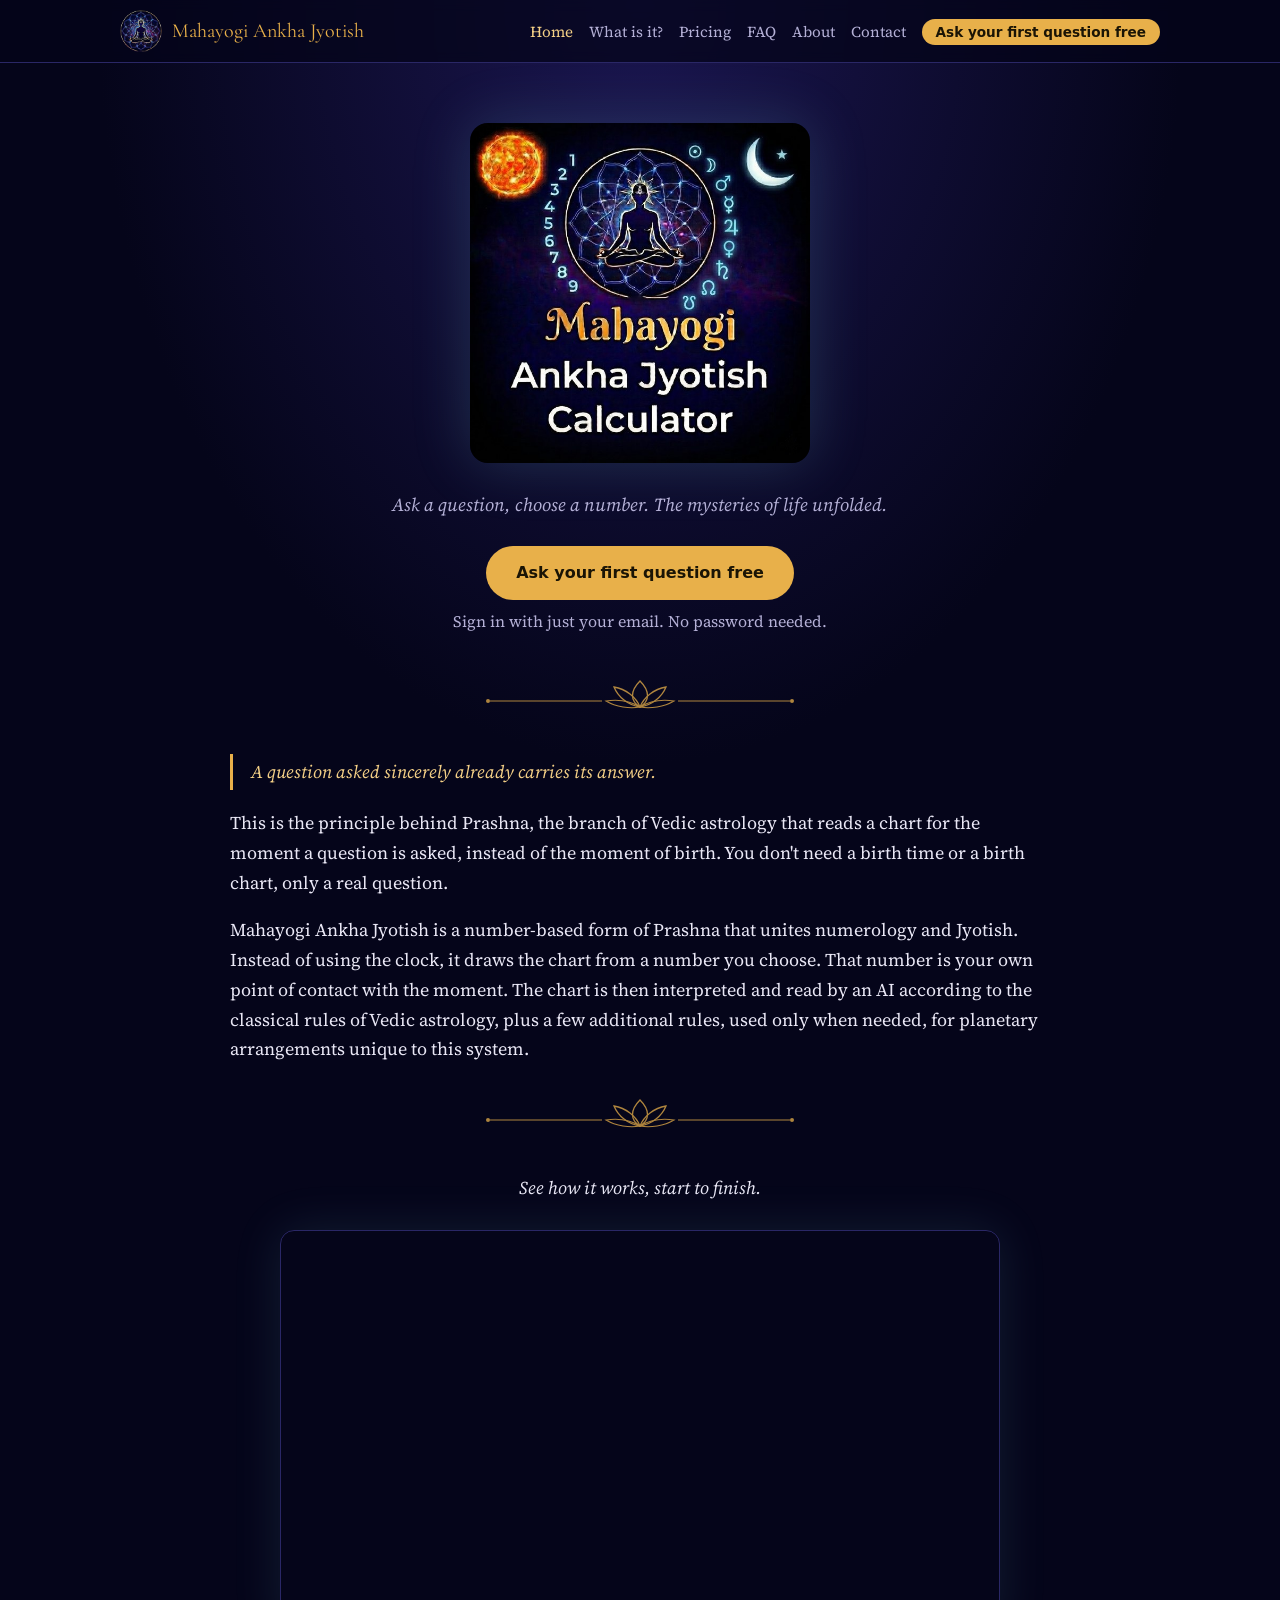
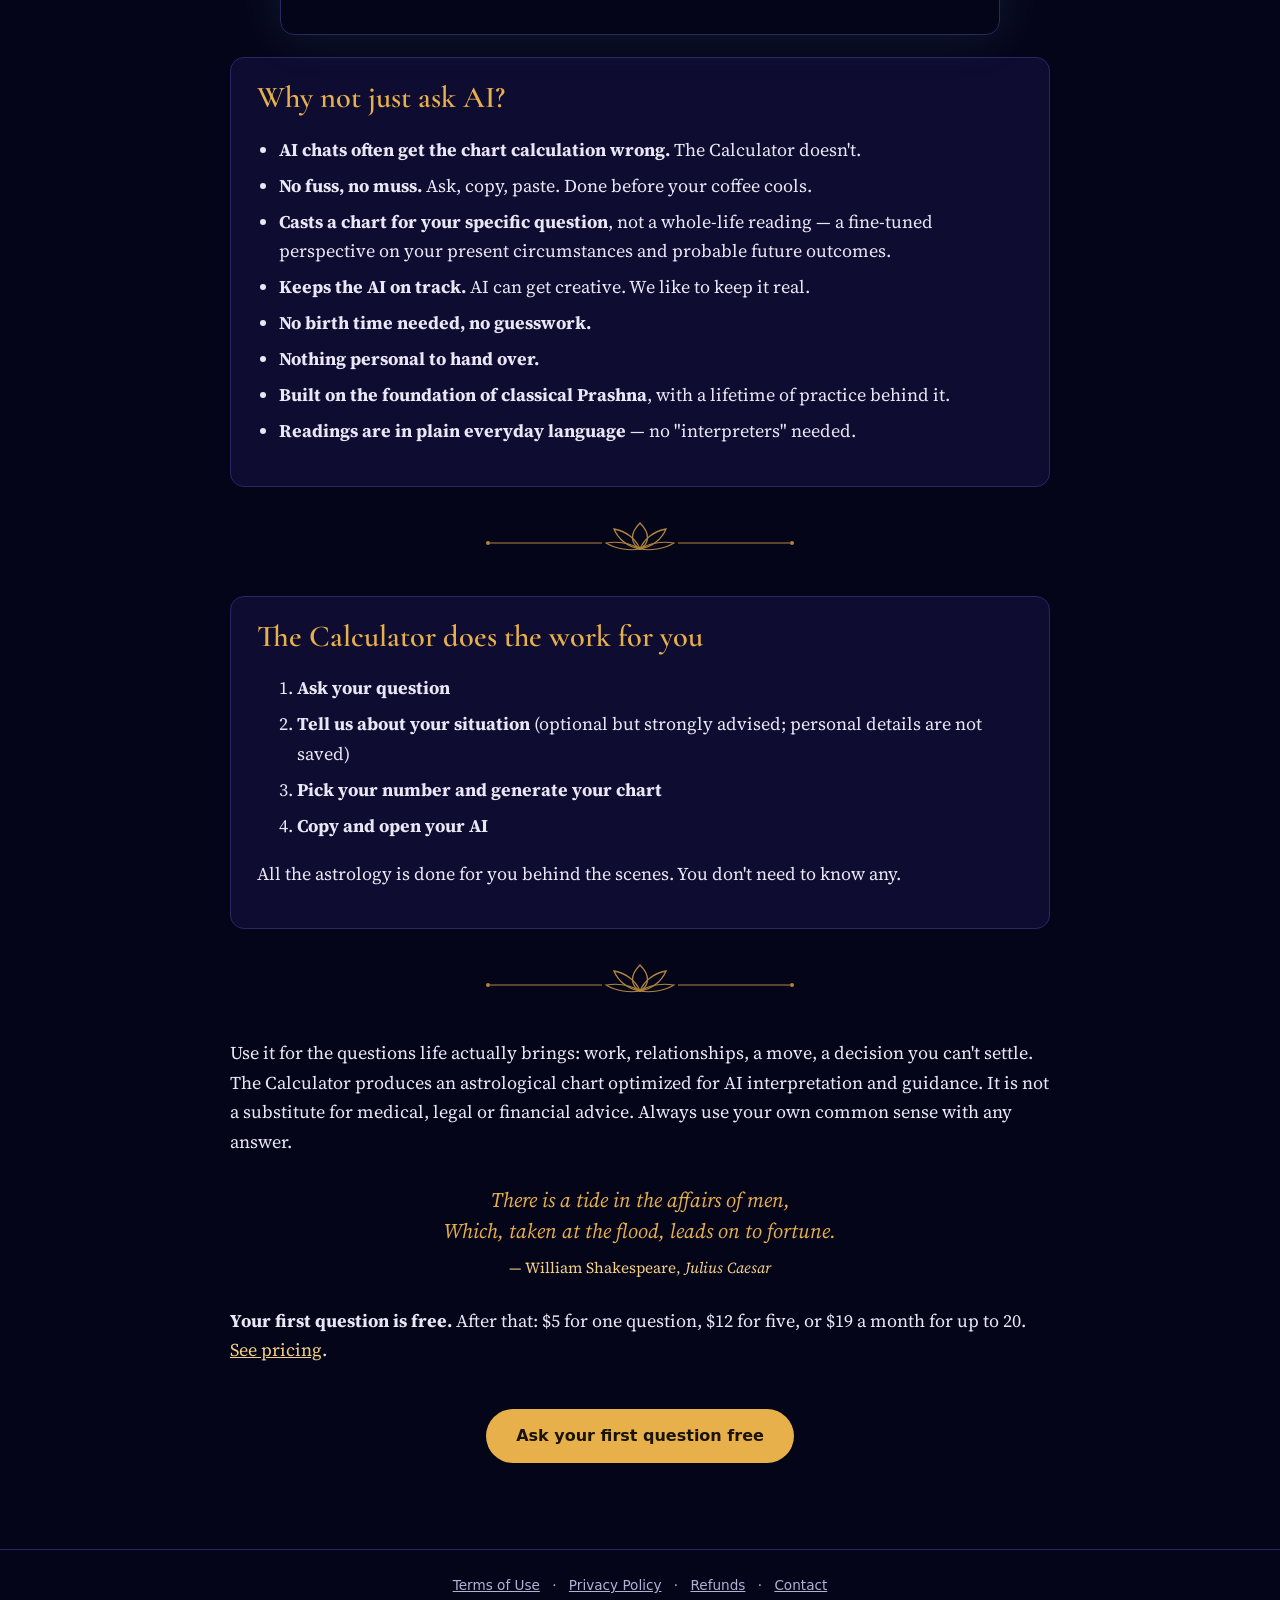
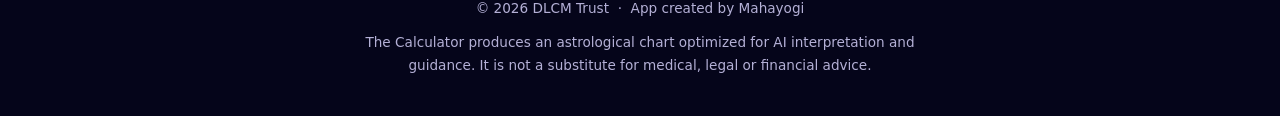
<file: index.html>
<!doctype html>
<html lang="en">
<head>
<meta charset="utf-8">
<meta name="viewport" content="width=device-width, initial-scale=1">
<title>Mahayogi Ankha Jyotish Calculator — A Unique Number-Based Form of Prashna</title>
<meta name="description" content="Ask a question, choose a number. The mysteries of life unfolded. First question free.">
<meta name="keywords" content="Jyotish, Vedic astrology, Prashna, horary astrology, Vedic number astrology, numerical astrology, numerology, Vedic numerology, Ank Jyotish, Ankha Jyotish, question chart, Parashari, Parashara, online astrology reading, ask a question, yes or no answer, spiritual guidance, love and relationship reading, career reading, money and finance reading, decision guidance, alternative to a psychic reading">
<meta property="og:title" content="Mahayogi Ankha Jyotish Calculator — A Unique Number-Based Form of Prashna">
<meta property="og:description" content="Ask a question, choose a number. The mysteries of life unfolded. First question free.">
<meta property="og:image" content="https://mahayogijyotish.com/images/logo.jpg">
<link rel="icon" href="images/icon.png">
<link rel="preconnect" href="https://fonts.googleapis.com">
<link rel="preconnect" href="https://fonts.gstatic.com" crossorigin>
<link href="https://fonts.googleapis.com/css2?family=Cormorant+Garamond:wght@500;600&family=Source+Serif+4:ital,wght@0,400;0,600;1,400&display=swap" rel="stylesheet">
<link rel="stylesheet" href="style.css?v=2">
</head>
<body>
<header class="site"><div class="wrap">
<a class="brand" href="index.html"><img src="images/icon.png" alt=""><span>Mahayogi Ankha Jyotish</span></a>
<nav><a href="index.html" class=on>Home</a><a href="what-is-ankha-jyotish.html">What is it?</a><a href="pricing.html">Pricing</a><a href="faq.html">FAQ</a><a href="about.html">About</a><a href="contact.html">Contact</a><a class="nav-cta" href="https://app.mahayogijyotish.com/?from=website" target="_blank" rel="noopener">Ask your first question free</a></nav>
</div></header>
<main><div class="wrap">

<section class="hero">
<img src="images/logo.jpg" alt="Mahayogi Ankha Jyotish Calculator">
<p class="tag">Ask a question, choose a number. The mysteries of life unfolded.</p>
<a class="btn" href="https://app.mahayogijyotish.com/?from=website" target="_blank" rel="noopener">Ask your first question free</a>
<div class="free">Sign in with just your email. No password needed.</div>
</section>
<div class="divider" aria-hidden="true"><svg viewBox="0 0 320 40">
<line x1="10" y1="26" x2="122" y2="26" stroke="currentColor" stroke-width="1"/>
<line x1="198" y1="26" x2="310" y2="26" stroke="currentColor" stroke-width="1"/>
<circle cx="8" cy="26" r="2" fill="currentColor"/><circle cx="312" cy="26" r="2" fill="currentColor"/>
<path d="M160 6 C150 16 150 26 160 32 C170 26 170 16 160 6Z" fill="none" stroke="currentColor" stroke-width="1.3"/>
<path d="M160 32 C148 30 138 22 134 12 C146 14 156 22 160 32Z" fill="none" stroke="currentColor" stroke-width="1.3"/>
<path d="M160 32 C172 30 182 22 186 12 C174 14 164 22 160 32Z" fill="none" stroke="currentColor" stroke-width="1.3"/>
<path d="M160 32 C150 34 136 32 126 26 C140 24 152 27 160 32Z" fill="none" stroke="currentColor" stroke-width="1.1"/>
<path d="M160 32 C170 34 184 32 194 26 C180 24 168 27 160 32Z" fill="none" stroke="currentColor" stroke-width="1.1"/>
</svg></div>

<blockquote>A question asked sincerely already carries its answer.</blockquote>
<p>This is the principle behind Prashna, the branch of Vedic astrology that reads a chart for the moment a question is asked, instead of the moment of birth. You don't need a birth time or a birth chart, only a real question.</p>
<p>Mahayogi Ankha Jyotish is a number-based form of Prashna that unites numerology and Jyotish. Instead of using the clock, it draws the chart from a number you choose. That number is your own point of contact with the moment. The chart is then interpreted and read by an AI according to the classical rules of Vedic astrology, plus a few additional rules, used only when needed, for planetary arrangements unique to this system.</p>

<div class="divider" aria-hidden="true"><svg viewBox="0 0 320 40">
<line x1="10" y1="26" x2="122" y2="26" stroke="currentColor" stroke-width="1"/>
<line x1="198" y1="26" x2="310" y2="26" stroke="currentColor" stroke-width="1"/>
<circle cx="8" cy="26" r="2" fill="currentColor"/><circle cx="312" cy="26" r="2" fill="currentColor"/>
<path d="M160 6 C150 16 150 26 160 32 C170 26 170 16 160 6Z" fill="none" stroke="currentColor" stroke-width="1.3"/>
<path d="M160 32 C148 30 138 22 134 12 C146 14 156 22 160 32Z" fill="none" stroke="currentColor" stroke-width="1.3"/>
<path d="M160 32 C172 30 182 22 186 12 C174 14 164 22 160 32Z" fill="none" stroke="currentColor" stroke-width="1.3"/>
<path d="M160 32 C150 34 136 32 126 26 C140 24 152 27 160 32Z" fill="none" stroke="currentColor" stroke-width="1.1"/>
<path d="M160 32 C170 34 184 32 194 26 C180 24 168 27 160 32Z" fill="none" stroke="currentColor" stroke-width="1.1"/>
</svg></div>
<p style="text-align:center;font-style:italic;margin:0 0 .6em">See how it works, start to finish.</p>
<div class="video"><iframe src="https://www.youtube-nocookie.com/embed/2_SGNLwruEM?rel=0" title="How to Use the Mahayogi Ankha Jyotish Calculator" loading="lazy" allow="accelerometer; encrypted-media; gyroscope; picture-in-picture; web-share" referrerpolicy="strict-origin-when-cross-origin" allowfullscreen></iframe></div>
<div class="card" id="why-not-ai">
<h2 style="margin-top:0">Why not just ask AI?</h2>
<ul>
<li><strong>AI chats often get the chart calculation wrong.</strong> The Calculator doesn't.</li>
<li><strong>No fuss, no muss.</strong> Ask, copy, paste. Done before your coffee cools.</li>
<li><strong>Casts a chart for your specific question</strong>, not a whole-life reading — a fine-tuned perspective on your present circumstances and probable future outcomes.</li>
<li><strong>Keeps the AI on track.</strong> AI can get creative. We like to keep it real.</li>
<li><strong>No birth time needed, no guesswork.</strong></li>
<li><strong>Nothing personal to hand over.</strong></li>
<li><strong>Built on the foundation of classical Prashna</strong>, with a lifetime of practice behind it.</li>
<li><strong>Readings are in plain everyday language</strong> — no "interpreters" needed.</li>
</ul>
</div>

<div class="divider" aria-hidden="true"><svg viewBox="0 0 320 40">
<line x1="10" y1="26" x2="122" y2="26" stroke="currentColor" stroke-width="1"/>
<line x1="198" y1="26" x2="310" y2="26" stroke="currentColor" stroke-width="1"/>
<circle cx="8" cy="26" r="2" fill="currentColor"/><circle cx="312" cy="26" r="2" fill="currentColor"/>
<path d="M160 6 C150 16 150 26 160 32 C170 26 170 16 160 6Z" fill="none" stroke="currentColor" stroke-width="1.3"/>
<path d="M160 32 C148 30 138 22 134 12 C146 14 156 22 160 32Z" fill="none" stroke="currentColor" stroke-width="1.3"/>
<path d="M160 32 C172 30 182 22 186 12 C174 14 164 22 160 32Z" fill="none" stroke="currentColor" stroke-width="1.3"/>
<path d="M160 32 C150 34 136 32 126 26 C140 24 152 27 160 32Z" fill="none" stroke="currentColor" stroke-width="1.1"/>
<path d="M160 32 C170 34 184 32 194 26 C180 24 168 27 160 32Z" fill="none" stroke="currentColor" stroke-width="1.1"/>
</svg></div>
<div class="card">
<h2 style="margin-top:0">The Calculator does the work for you</h2>
<ol>
<li><strong>Ask your question</strong></li>
<li><strong>Tell us about your situation</strong> (optional but strongly advised; personal details are not saved)</li>
<li><strong>Pick your number and generate your chart</strong></li>
<li><strong>Copy and open your AI</strong></li>
</ol>
<p>All the astrology is done for you behind the scenes. You don't need to know any.</p>
</div>
<div class="divider" aria-hidden="true"><svg viewBox="0 0 320 40">
<line x1="10" y1="26" x2="122" y2="26" stroke="currentColor" stroke-width="1"/>
<line x1="198" y1="26" x2="310" y2="26" stroke="currentColor" stroke-width="1"/>
<circle cx="8" cy="26" r="2" fill="currentColor"/><circle cx="312" cy="26" r="2" fill="currentColor"/>
<path d="M160 6 C150 16 150 26 160 32 C170 26 170 16 160 6Z" fill="none" stroke="currentColor" stroke-width="1.3"/>
<path d="M160 32 C148 30 138 22 134 12 C146 14 156 22 160 32Z" fill="none" stroke="currentColor" stroke-width="1.3"/>
<path d="M160 32 C172 30 182 22 186 12 C174 14 164 22 160 32Z" fill="none" stroke="currentColor" stroke-width="1.3"/>
<path d="M160 32 C150 34 136 32 126 26 C140 24 152 27 160 32Z" fill="none" stroke="currentColor" stroke-width="1.1"/>
<path d="M160 32 C170 34 184 32 194 26 C180 24 168 27 160 32Z" fill="none" stroke="currentColor" stroke-width="1.1"/>
</svg></div>

<p>Use it for the questions life actually brings: work, relationships, a move, a decision you can't settle. The Calculator produces an astrological chart optimized for AI interpretation and guidance. It is not a substitute for medical, legal or financial advice. Always use your own common sense with any answer.</p>
<div style="text-align:center;margin:1.6em auto 1.4em;max-width:30em;"><p style="font-style:italic;color:#e8b04a;font-size:1.15em;line-height:1.5;margin:0;">There is a tide in the affairs of men,<br>Which, taken at the flood, leads on to fortune.</p><p style="font-size:.85em;color:var(--gold-soft,#f3cf86);margin:.5em 0 0;">— William Shakespeare, <em>Julius Caesar</em></p></div>
<p><strong>Your first question is free.</strong> After that: $5 for one question, $12 for five, or $19 a month for up to 20. <a href="pricing.html">See pricing</a>.</p>
<p style="text-align:center"><a class="btn" href="https://app.mahayogijyotish.com/?from=website" target="_blank" rel="noopener">Ask your first question free</a></p>

</div></main>
<footer class="site"><div class="wrap">
<a href="terms.html">Terms of Use</a> · <a href="privacy.html">Privacy Policy</a> · <a href="pricing.html#refunds">Refunds</a> · <a href="contact.html">Contact</a>
<div>© 2026 DLCM Trust &nbsp;·&nbsp; App created by Mahayogi</div>
<div class="disc">The Calculator produces an astrological chart optimized for AI interpretation and guidance. It is not a substitute for medical, legal or financial advice.</div>
</div></footer>
<!-- Cloudflare Web Analytics --><script type='module' src='https://static.cloudflareinsights.com/beacon.min.js' data-cf-beacon='{"token": "ec4e021a0e4c4a4e9ea9e1405a6c36b1"}'></script><!-- End Cloudflare Web Analytics -->
</body>
</html>
</file>
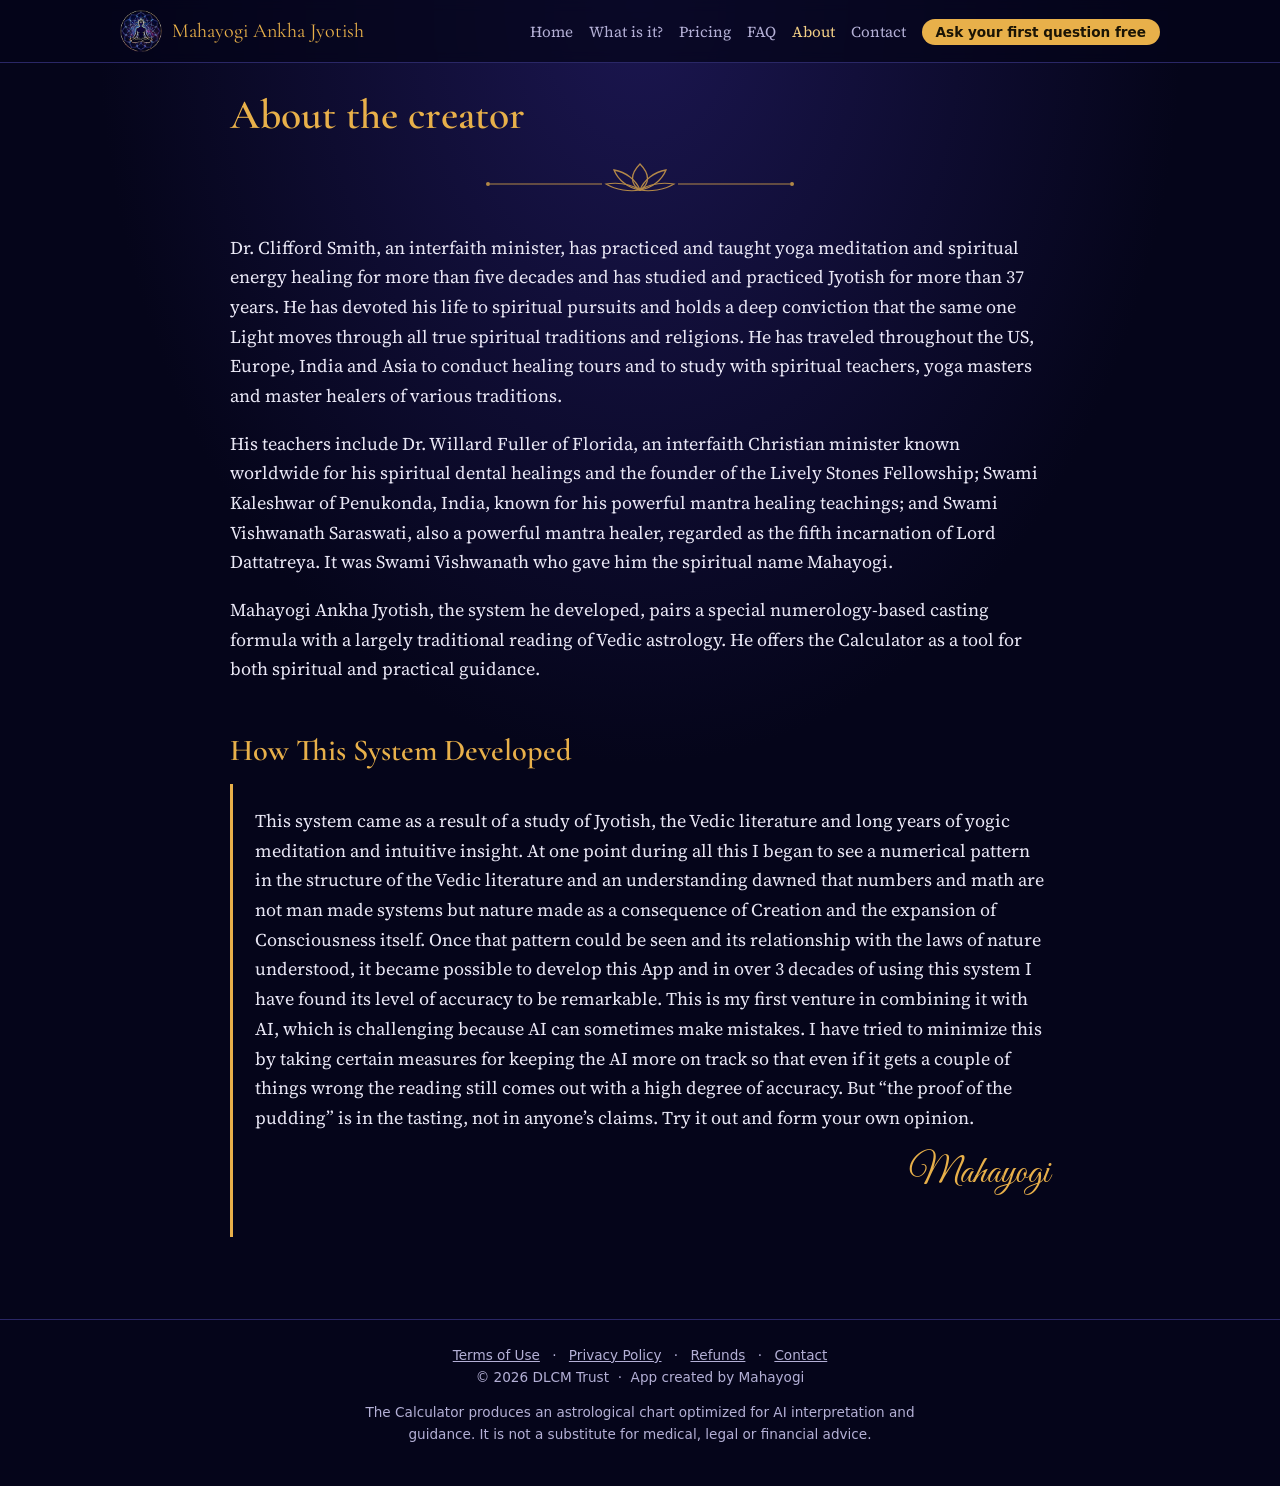
<file: about.html>
<!doctype html>
<html lang="en">
<head>
<meta charset="utf-8">
<meta name="viewport" content="width=device-width, initial-scale=1">
<title>About the Creator — Mahayogi Ankha Jyotish</title>
<meta name="description" content="Dr. Clifford C. Smith, given the spiritual name Mahayogi, creator of Mahayogi Ankha Jyotish.">
<meta name="keywords" content="Jyotish, Vedic astrology, Prashna, horary astrology, Vedic number astrology, numerical astrology, numerology, Vedic numerology, Ank Jyotish, Ankha Jyotish, question chart, Parashari, Parashara, online astrology reading, ask a question, yes or no answer, spiritual guidance, love and relationship reading, career reading, money and finance reading, decision guidance, alternative to a psychic reading">
<meta property="og:title" content="About the Creator — Mahayogi Ankha Jyotish">
<meta property="og:description" content="Dr. Clifford C. Smith, given the spiritual name Mahayogi, creator of Mahayogi Ankha Jyotish.">
<meta property="og:image" content="https://mahayogijyotish.com/images/logo.jpg">
<link rel="icon" href="images/icon.png">
<link rel="preconnect" href="https://fonts.googleapis.com">
<link rel="preconnect" href="https://fonts.gstatic.com" crossorigin>
<link href="https://fonts.googleapis.com/css2?family=Cormorant+Garamond:wght@500;600&family=Great+Vibes&family=Source+Serif+4:ital,wght@0,400;0,600;1,400&display=swap" rel="stylesheet">
<link rel="stylesheet" href="style.css?v=2">
</head>
<body>
<header class="site"><div class="wrap">
<a class="brand" href="index.html"><img src="images/icon.png" alt=""><span>Mahayogi Ankha Jyotish</span></a>
<nav><a href="index.html">Home</a><a href="what-is-ankha-jyotish.html">What is it?</a><a href="pricing.html">Pricing</a><a href="faq.html">FAQ</a><a href="about.html" class=on>About</a><a href="contact.html">Contact</a><a class="nav-cta" href="https://app.mahayogijyotish.com/?from=website" target="_blank" rel="noopener">Ask your first question free</a></nav>
</div></header>
<main><div class="wrap">

<h1>About the creator</h1>
<div class="divider title" aria-hidden="true"><svg viewBox="0 0 320 40">
<line x1="10" y1="26" x2="122" y2="26" stroke="currentColor" stroke-width="1"/>
<line x1="198" y1="26" x2="310" y2="26" stroke="currentColor" stroke-width="1"/>
<circle cx="8" cy="26" r="2" fill="currentColor"/><circle cx="312" cy="26" r="2" fill="currentColor"/>
<path d="M160 6 C150 16 150 26 160 32 C170 26 170 16 160 6Z" fill="none" stroke="currentColor" stroke-width="1.3"/>
<path d="M160 32 C148 30 138 22 134 12 C146 14 156 22 160 32Z" fill="none" stroke="currentColor" stroke-width="1.3"/>
<path d="M160 32 C172 30 182 22 186 12 C174 14 164 22 160 32Z" fill="none" stroke="currentColor" stroke-width="1.3"/>
<path d="M160 32 C150 34 136 32 126 26 C140 24 152 27 160 32Z" fill="none" stroke="currentColor" stroke-width="1.1"/>
<path d="M160 32 C170 34 184 32 194 26 C180 24 168 27 160 32Z" fill="none" stroke="currentColor" stroke-width="1.1"/>
</svg></div>
<p>Dr. Clifford Smith, an interfaith minister, has practiced and taught yoga meditation and spiritual energy healing for more than five decades and has studied and practiced Jyotish for more than 37 years. He has devoted his life to spiritual pursuits and holds a deep conviction that the same one Light moves through all true spiritual traditions and religions. He has traveled throughout the US, Europe, India and Asia to conduct healing tours and to study with spiritual teachers, yoga masters and master healers of various traditions.</p>
<p>His teachers include Dr. Willard Fuller of Florida, an interfaith Christian minister known worldwide for his spiritual dental healings and the founder of the Lively Stones Fellowship; Swami Kaleshwar of Penukonda, India, known for his powerful mantra healing teachings; and Swami Vishwanath Saraswati, also a powerful mantra healer, regarded as the fifth incarnation of Lord Dattatreya. It was Swami Vishwanath who gave him the spiritual name Mahayogi.</p>
<p>Mahayogi Ankha Jyotish, the system he developed, pairs a special numerology-based casting formula with a largely traditional reading of Vedic astrology. He offers the Calculator as a tool for both spiritual and practical guidance.</p>
<h2>How This System Developed</h2>
<div style="margin:0 0 1.2em 0;padding:0.2em 0 0.2em 1.2em;border-left:3px solid #e8b04a;">
<p>This system came as a result of a study of Jyotish, the Vedic literature and long years of yogic meditation and intuitive insight. At one point during all this I began to see a numerical pattern in the structure of the Vedic literature and an understanding dawned that numbers and math are not man made systems but nature made as a consequence of Creation and the expansion of Consciousness itself. Once that pattern could be seen and its relationship with the laws of nature understood, it became possible to develop this App and in over 3 decades of using this system I have found its level of accuracy to be remarkable. This is my first venture in combining it with AI, which is challenging because AI can sometimes make mistakes. I have tried to minimize this by taking certain measures for keeping the AI more on track so that even if it gets a couple of things wrong the reading still comes out with a high degree of accuracy. But &ldquo;the proof of the pudding&rdquo; is in the tasting, not in anyone&rsquo;s claims. Try it out and form your own opinion.</p>
<p style="text-align:right;margin-top:0.4em;font-family:'Great Vibes', cursive;font-size:2.1em;color:#e8b04a;line-height:1.2;">Mahayogi</p>
</div>

</div></main>
<footer class="site"><div class="wrap">
<a href="terms.html">Terms of Use</a> · <a href="privacy.html">Privacy Policy</a> · <a href="pricing.html#refunds">Refunds</a> · <a href="contact.html">Contact</a>
<div>© 2026 DLCM Trust &nbsp;·&nbsp; App created by Mahayogi</div>
<div class="disc">The Calculator produces an astrological chart optimized for AI interpretation and guidance. It is not a substitute for medical, legal or financial advice.</div>
</div></footer>
<!-- Cloudflare Web Analytics --><script type='module' src='https://static.cloudflareinsights.com/beacon.min.js' data-cf-beacon='{"token": "ec4e021a0e4c4a4e9ea9e1405a6c36b1"}'></script><!-- End Cloudflare Web Analytics -->
</body>
</html>
</file>
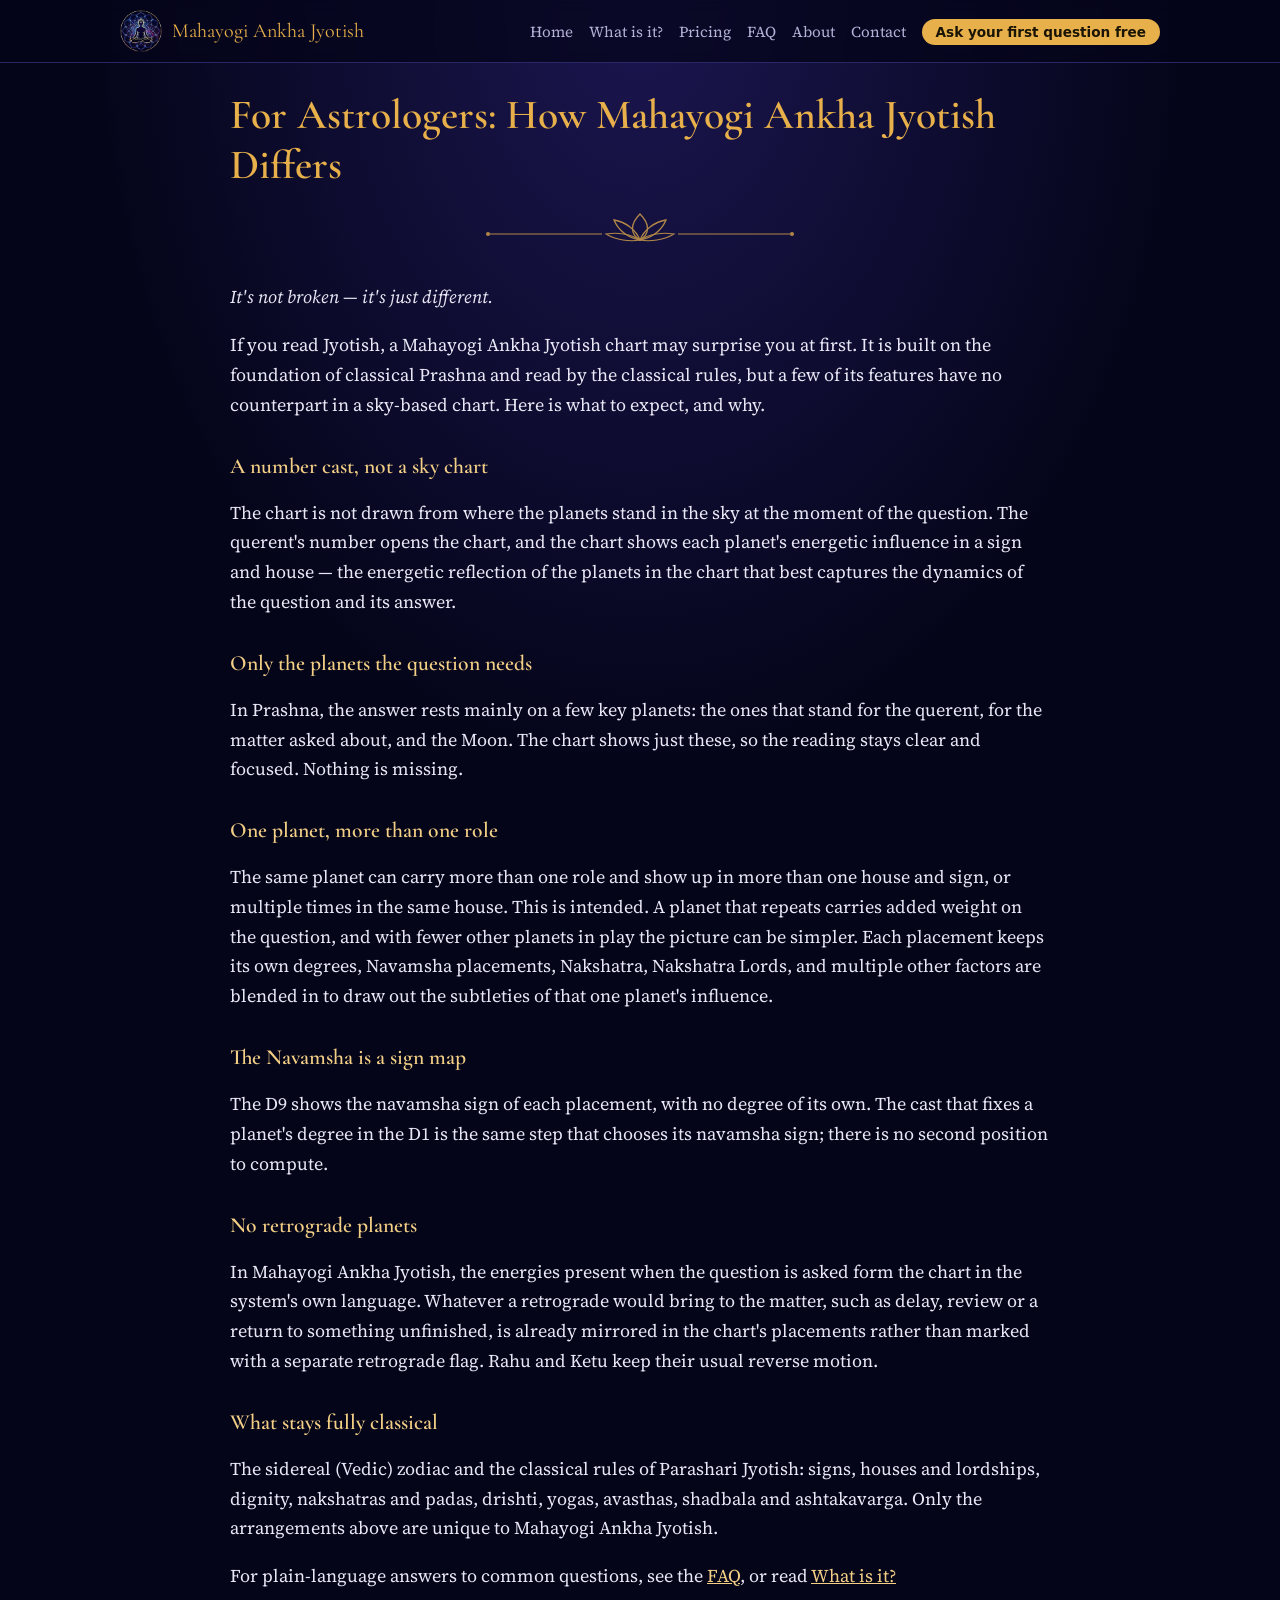
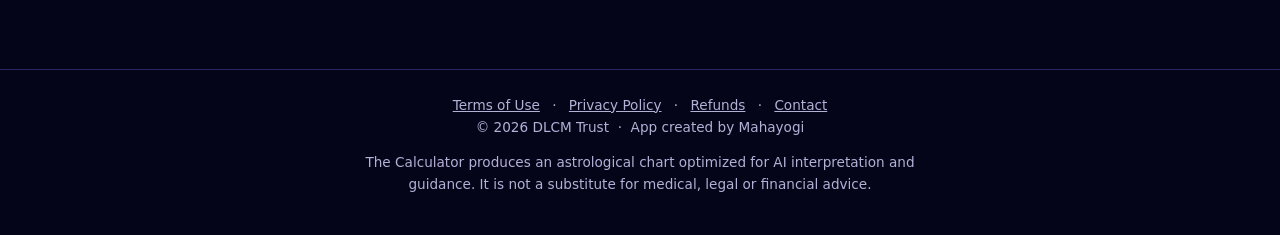
<file: astrologers.html>
<!doctype html>
<html lang="en">
<head>
<meta charset="utf-8">
<meta name="viewport" content="width=device-width, initial-scale=1">
<title>For Astrologers — Mahayogi Ankha Jyotish</title>
<meta name="description" content="How Mahayogi Ankha Jyotish charts differ from sky-based Jyotish charts, for astrologers. It's not broken — it's just different.">
<meta name="keywords" content="Jyotish, Vedic astrology, Prashna, horary astrology, Vedic number astrology, numerical astrology, numerology, Vedic numerology, Ank Jyotish, Ankha Jyotish, question chart, Parashari, Parashara, online astrology reading, ask a question, yes or no answer, spiritual guidance, love and relationship reading, career reading, money and finance reading, decision guidance, alternative to a psychic reading">
<meta property="og:title" content="For Astrologers: How Mahayogi Ankha Jyotish Differs">
<meta property="og:description" content="How Mahayogi Ankha Jyotish charts differ from sky-based Jyotish charts. It's not broken — it's just different.">
<meta property="og:image" content="https://mahayogijyotish.com/images/logo.jpg">
<link rel="icon" href="images/icon.png">
<link rel="preconnect" href="https://fonts.googleapis.com">
<link rel="preconnect" href="https://fonts.gstatic.com" crossorigin>
<link href="https://fonts.googleapis.com/css2?family=Cormorant+Garamond:wght@500;600&family=Source+Serif+4:ital,wght@0,400;0,600;1,400&display=swap" rel="stylesheet">
<link rel="stylesheet" href="style.css?v=2">
</head>
<body>
<header class="site"><div class="wrap">
<a class="brand" href="index.html"><img src="images/icon.png" alt=""><span>Mahayogi Ankha Jyotish</span></a>
<nav><a href="index.html">Home</a><a href="what-is-ankha-jyotish.html">What is it?</a><a href="pricing.html">Pricing</a><a href="faq.html">FAQ</a><a href="about.html">About</a><a href="contact.html">Contact</a><a class="nav-cta" href="https://app.mahayogijyotish.com/?from=website" target="_blank" rel="noopener">Ask your first question free</a></nav>
</div></header>
<main><div class="wrap">
<h1>For Astrologers: How Mahayogi Ankha Jyotish Differs</h1>
<div class="divider title" aria-hidden="true"><svg viewBox="0 0 320 40">
<line x1="10" y1="26" x2="122" y2="26" stroke="currentColor" stroke-width="1"/>
<line x1="198" y1="26" x2="310" y2="26" stroke="currentColor" stroke-width="1"/>
<circle cx="8" cy="26" r="2" fill="currentColor"/><circle cx="312" cy="26" r="2" fill="currentColor"/>
<path d="M160 6 C150 16 150 26 160 32 C170 26 170 16 160 6Z" fill="none" stroke="currentColor" stroke-width="1.3"/>
<path d="M160 32 C148 30 138 22 134 12 C146 14 156 22 160 32Z" fill="none" stroke="currentColor" stroke-width="1.3"/>
<path d="M160 32 C172 30 182 22 186 12 C174 14 164 22 160 32Z" fill="none" stroke="currentColor" stroke-width="1.3"/>
<path d="M160 32 C150 34 136 32 126 26 C140 24 152 27 160 32Z" fill="none" stroke="currentColor" stroke-width="1.1"/>
<path d="M160 32 C170 34 184 32 194 26 C180 24 168 27 160 32Z" fill="none" stroke="currentColor" stroke-width="1.1"/>
</svg></div><p><em>It's not broken — it's just different.</em></p>
<div class="faq">
<p>If you read Jyotish, a Mahayogi Ankha Jyotish chart may surprise you at first. It is built on the foundation of classical Prashna and read by the classical rules, but a few of its features have no counterpart in a sky-based chart. Here is what to expect, and why.</p>
<h3>A number cast, not a sky chart</h3>
<p>The chart is not drawn from where the planets stand in the sky at the moment of the question. The querent's number opens the chart, and the chart shows each planet's energetic influence in a sign and house — the energetic reflection of the planets in the chart that best captures the dynamics of the question and its answer.</p>
<h3>Only the planets the question needs</h3>
<p>In Prashna, the answer rests mainly on a few key planets: the ones that stand for the querent, for the matter asked about, and the Moon. The chart shows just these, so the reading stays clear and focused. Nothing is missing.</p>
<h3>One planet, more than one role</h3>
<p>The same planet can carry more than one role and show up in more than one house and sign, or multiple times in the same house. This is intended. A planet that repeats carries added weight on the question, and with fewer other planets in play the picture can be simpler. Each placement keeps its own degrees, Navamsha placements, Nakshatra, Nakshatra Lords, and multiple other factors are blended in to draw out the subtleties of that one planet's influence.</p>
<h3>The Navamsha is a sign map</h3>
<p>The D9 shows the navamsha sign of each placement, with no degree of its own. The cast that fixes a planet's degree in the D1 is the same step that chooses its navamsha sign; there is no second position to compute.</p>
<h3>No retrograde planets</h3>
<p>In Mahayogi Ankha Jyotish, the energies present when the question is asked form the chart in the system's own language. Whatever a retrograde would bring to the matter, such as delay, review or a return to something unfinished, is already mirrored in the chart's placements rather than marked with a separate retrograde flag. Rahu and Ketu keep their usual reverse motion.</p>
<h3>What stays fully classical</h3>
<p>The sidereal (Vedic) zodiac and the classical rules of Parashari Jyotish: signs, houses and lordships, dignity, nakshatras and padas, drishti, yogas, avasthas, shadbala and ashtakavarga. Only the arrangements above are unique to Mahayogi Ankha Jyotish.</p>
<p>For plain-language answers to common questions, see the <a href="faq.html">FAQ</a>, or read <a href="what-is-ankha-jyotish.html">What is it?</a></p>
</div>
</div></main>
<footer class="site"><div class="wrap">
<a href="terms.html">Terms of Use</a> · <a href="privacy.html">Privacy Policy</a> · <a href="pricing.html#refunds">Refunds</a> · <a href="contact.html">Contact</a>
<div>© 2026 DLCM Trust &nbsp;·&nbsp; App created by Mahayogi</div>
<div class="disc">The Calculator produces an astrological chart optimized for AI interpretation and guidance. It is not a substitute for medical, legal or financial advice.</div>
</div></footer>
<!-- Cloudflare Web Analytics --><script type='module' src='https://static.cloudflareinsights.com/beacon.min.js' data-cf-beacon='{"token": "ec4e021a0e4c4a4e9ea9e1405a6c36b1"}'></script><!-- End Cloudflare Web Analytics -->
</body>
</html>
</file>
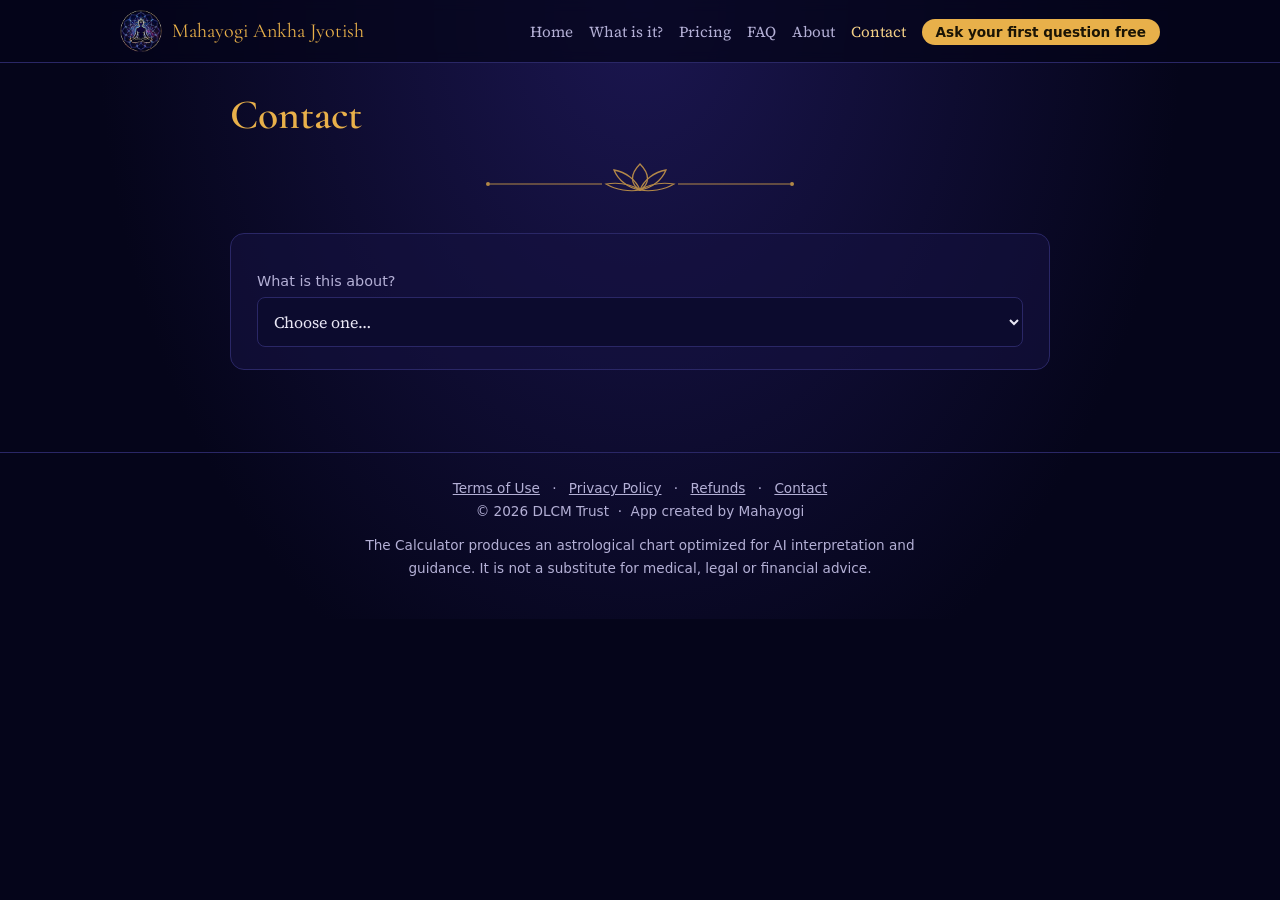
<file: contact.html>
<!doctype html>
<html lang="en">
<head>
<meta charset="utf-8">
<meta name="viewport" content="width=device-width, initial-scale=1">
<title>Contact — Mahayogi Ankha Jyotish Calculator</title>
<meta name="description" content="Contact us, or share your experience with the Mahayogi Ankha Jyotish Calculator.">
<meta name="keywords" content="Jyotish, Vedic astrology, Prashna, horary astrology, Vedic number astrology, numerical astrology, numerology, Vedic numerology, Ank Jyotish, Ankha Jyotish, question chart, Parashari, Parashara, online astrology reading, ask a question, yes or no answer, spiritual guidance, love and relationship reading, career reading, money and finance reading, decision guidance, alternative to a psychic reading">
<meta property="og:title" content="Contact — Mahayogi Ankha Jyotish Calculator">
<meta property="og:description" content="Contact us, or share your experience with the Mahayogi Ankha Jyotish Calculator.">
<meta property="og:image" content="https://mahayogijyotish.com/images/logo.jpg">
<link rel="icon" href="images/icon.png">
<link rel="preconnect" href="https://fonts.googleapis.com">
<link rel="preconnect" href="https://fonts.gstatic.com" crossorigin>
<link href="https://fonts.googleapis.com/css2?family=Cormorant+Garamond:wght@500;600&family=Source+Serif+4:ital,wght@0,400;0,600;1,400&display=swap" rel="stylesheet">
<link rel="stylesheet" href="style.css?v=2">
</head>
<body>
<header class="site"><div class="wrap">
<a class="brand" href="index.html"><img src="images/icon.png" alt=""><span>Mahayogi Ankha Jyotish</span></a>
<nav><a href="index.html">Home</a><a href="what-is-ankha-jyotish.html">What is it?</a><a href="pricing.html">Pricing</a><a href="faq.html">FAQ</a><a href="about.html">About</a><a href="contact.html" class=on>Contact</a><a class="nav-cta" href="https://app.mahayogijyotish.com/?from=website" target="_blank" rel="noopener">Ask your first question free</a></nav>
</div></header>
<main><div class="wrap">

<h1>Contact</h1>
<div class="divider title" aria-hidden="true"><svg viewBox="0 0 320 40">
<line x1="10" y1="26" x2="122" y2="26" stroke="currentColor" stroke-width="1"/>
<line x1="198" y1="26" x2="310" y2="26" stroke="currentColor" stroke-width="1"/>
<circle cx="8" cy="26" r="2" fill="currentColor"/><circle cx="312" cy="26" r="2" fill="currentColor"/>
<path d="M160 6 C150 16 150 26 160 32 C170 26 170 16 160 6Z" fill="none" stroke="currentColor" stroke-width="1.3"/>
<path d="M160 32 C148 30 138 22 134 12 C146 14 156 22 160 32Z" fill="none" stroke="currentColor" stroke-width="1.3"/>
<path d="M160 32 C172 30 182 22 186 12 C174 14 164 22 160 32Z" fill="none" stroke="currentColor" stroke-width="1.3"/>
<path d="M160 32 C150 34 136 32 126 26 C140 24 152 27 160 32Z" fill="none" stroke="currentColor" stroke-width="1.1"/>
<path d="M160 32 C170 34 184 32 194 26 C180 24 168 27 160 32Z" fill="none" stroke="currentColor" stroke-width="1.1"/>
</svg></div>
<div class="card">
<div id="sent" class="answer"><p style="color:var(--gold-soft)" id="sent-msg"></p></div>
<form id="contact" action="https://api.web3forms.com/submit" method="POST">
<input type="hidden" name="access_key" value="f3d823d1-e835-4264-abe5-99dcf6358ac0">
<input type="hidden" name="subject" id="subj" value="">
<input type="hidden" name="from_name" value="MahayogiJyotish.com">
<input type="checkbox" name="botcheck" class="hp" tabindex="-1" autocomplete="off" style="display:none">

<label for="topic">What is this about?</label>
<select id="topic" name="topic" required>
<option value="" selected disabled>Choose one…</option>
<option value="comment">Share my experience</option>
<option value="account">Refund, cancel my plan, or delete my account</option>
<option value="howto">How do I use the Calculator?</option>
<option value="other">Something else, or a problem</option>
</select>

<div id="answer-account" class="answer">
<p>These are handled instantly in <a href="https://app.mahayogijyotish.com/?from=website&amp;go=account" target="_blank" rel="noopener">your account</a> (sign in if asked) — no need to write to us:</p>
<ul>
<li><strong>Refund this</strong>, next to each purchase (within 14 days of purchase; any used questions are counted at $5 each; a gift only until it is collected)</li>
<li><strong>Cancel my monthly plan</strong></li>
<li><strong>Delete my account</strong></li>
</ul>
<p>The rules are on the <a href="pricing.html#refunds">Pricing page</a>.</p>
</div>

<div id="answer-howto" class="answer">
<p>Most answers are in the <a href="faq.html">FAQ</a> and in <a href="what-is-ankha-jyotish.html#how-to-ask-well">How to ask well</a>. If you still need help, choose <em>Something else, or a problem</em>.</p>
</div>

<div id="fields" class="answer">
<p id="intro-comment" class="answer">Has a reading helped you? We would love to hear about it.</p>
<p id="intro-other" class="answer">Tell us what happened. We aim to reply within two business days.</p>
<label for="n">First name</label>
<input id="n" name="first_name" maxlength="60">
<label for="e">Email (never shown)</label>
<input id="e" name="email" type="email">
<label for="m" id="m-label">Your message</label>
<textarea id="m" name="message"></textarea>
<p class="consent answer" id="consent">By posting, you agree we may share your comment, with your first name only, on our website and promotions.</p>
<button class="btn" type="submit">Send</button>
</div>
</form>
</div>

<!-- TESTIMONIALS: when Cliff approves a comment, add it here (first name only, words as written) and remove the comment markers.
<h2>What people are saying</h2>
<div class="testimonial">"Words exactly as written."<cite>— First name</cite></div>
<p class="note">Individual experiences vary.</p>
-->

<script>
(function(){
  var f=document.getElementById('contact'), topic=document.getElementById('topic');
  function show(id,on){document.getElementById(id).style.display=on?'block':'none';}
  function update(){
    var t=topic.value, send=(t==='comment'||t==='other');
    show('answer-account',t==='account'); show('answer-howto',t==='howto');
    show('fields',send); show('intro-comment',t==='comment'); show('intro-other',t==='other');
    show('consent',t==='comment');
    document.getElementById('m-label').textContent = t==='comment' ? 'Your experience' : 'Your message';
    ['n','e','m'].forEach(function(id){document.getElementById(id).required=send;});
    document.getElementById('subj').value = t==='comment'
      ? '[COMMENT] Experience shared on MahayogiJyotish.com'
      : '[NEEDS ME] Message from MahayogiJyotish.com';
  }
  topic.addEventListener('change',update); update();
  var THANKS={
    comment:'Thank you for sharing your experience. It has arrived safely.',
    other:'Thank you — your message has arrived. We aim to reply within two business days.'
  };
  f.addEventListener('submit', function(ev){
    ev.preventDefault();
    var k = topic.value==='comment' ? 'comment' : 'other';
    var b=f.querySelector('button'); b.disabled=true; b.textContent='Sending…';
    fetch(f.action,{method:'POST',body:new FormData(f),headers:{'Accept':'application/json'}})
      .then(function(r){return r.json();})
      .then(function(d){
        if(!d.success) throw new Error('not sent');
        f.style.display='none';
        document.getElementById('sent-msg').textContent=THANKS[k];
        document.getElementById('sent').style.display='block';
      })
      .catch(function(){
        b.disabled=false; b.textContent='Send';
        alert('Sorry — your message did not send. Please try again in a moment.');
      });
  });
})();
</script>

</div></main>
<footer class="site"><div class="wrap">
<a href="terms.html">Terms of Use</a> · <a href="privacy.html">Privacy Policy</a> · <a href="pricing.html#refunds">Refunds</a> · <a href="contact.html">Contact</a>
<div>© 2026 DLCM Trust &nbsp;·&nbsp; App created by Mahayogi</div>
<div class="disc">The Calculator produces an astrological chart optimized for AI interpretation and guidance. It is not a substitute for medical, legal or financial advice.</div>
</div></footer>
<!-- Cloudflare Web Analytics --><script type='module' src='https://static.cloudflareinsights.com/beacon.min.js' data-cf-beacon='{"token": "ec4e021a0e4c4a4e9ea9e1405a6c36b1"}'></script><!-- End Cloudflare Web Analytics -->
</body>
</html>
</file>
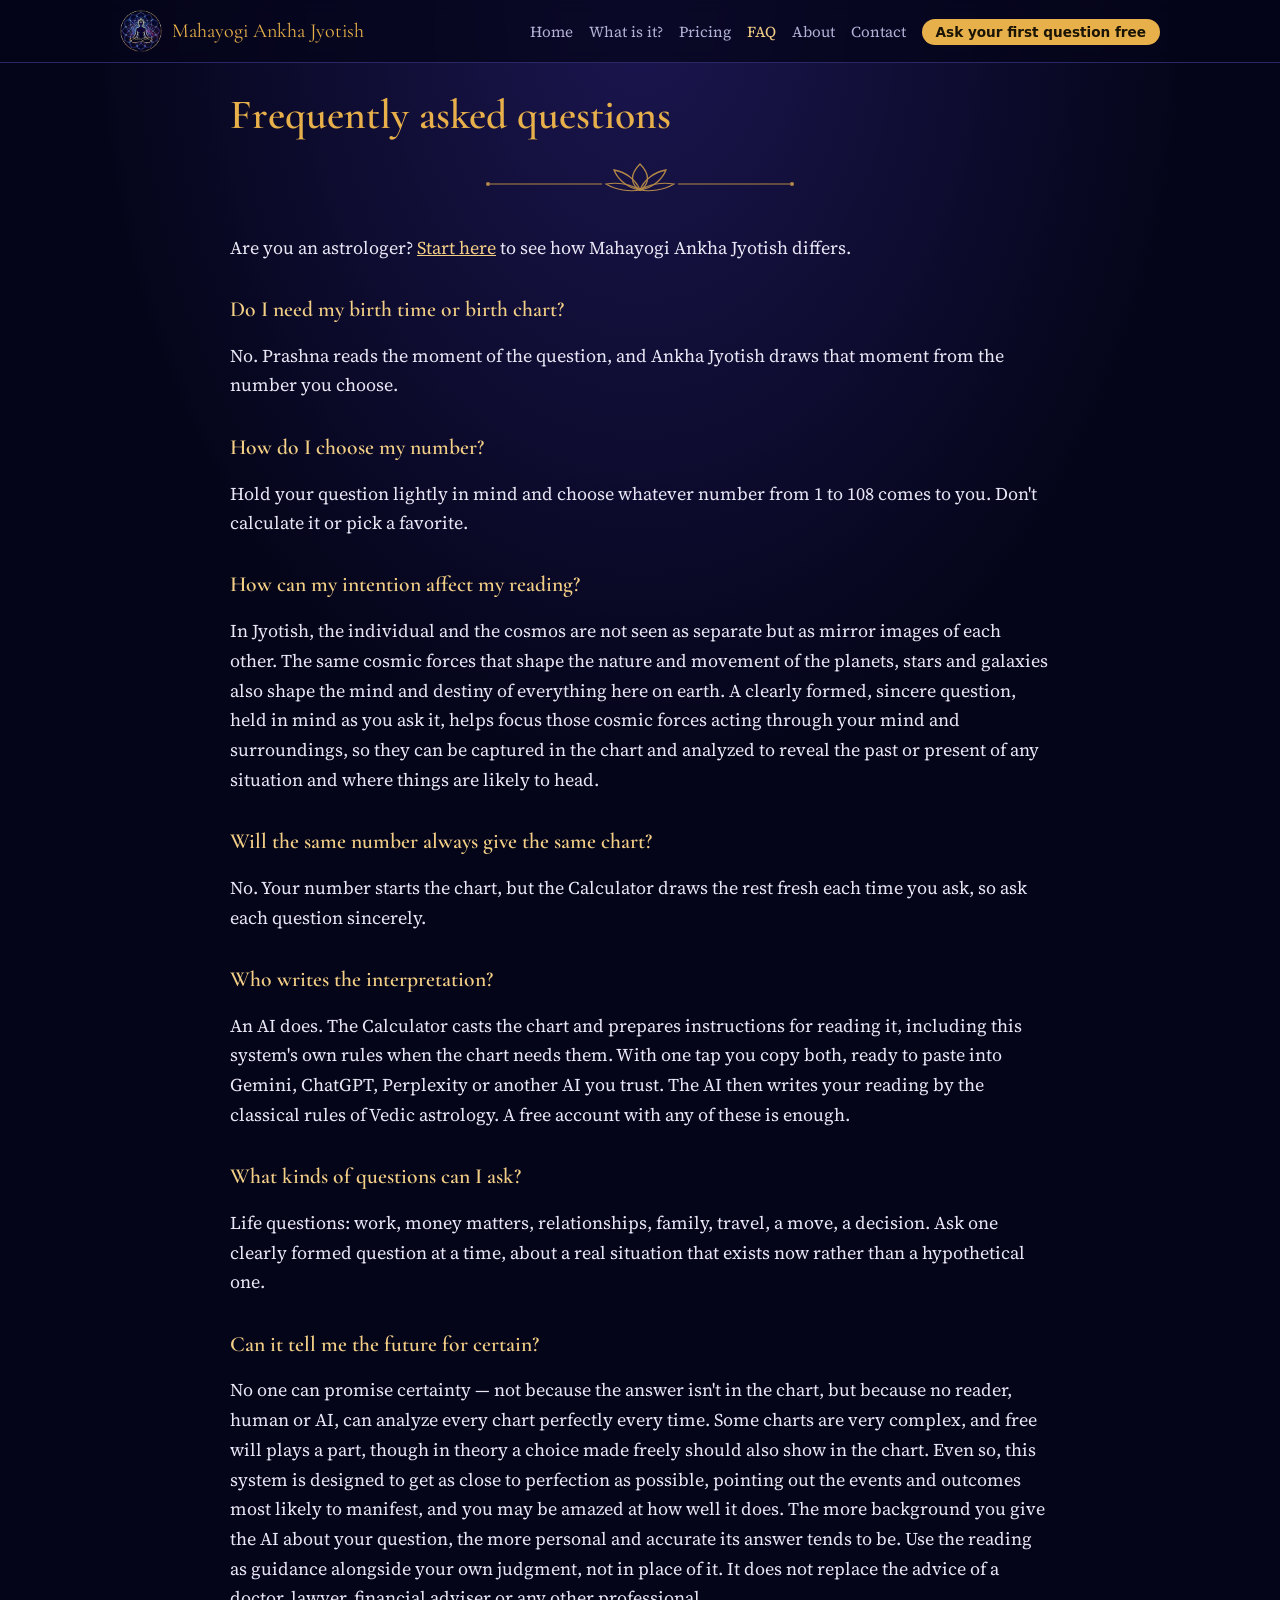
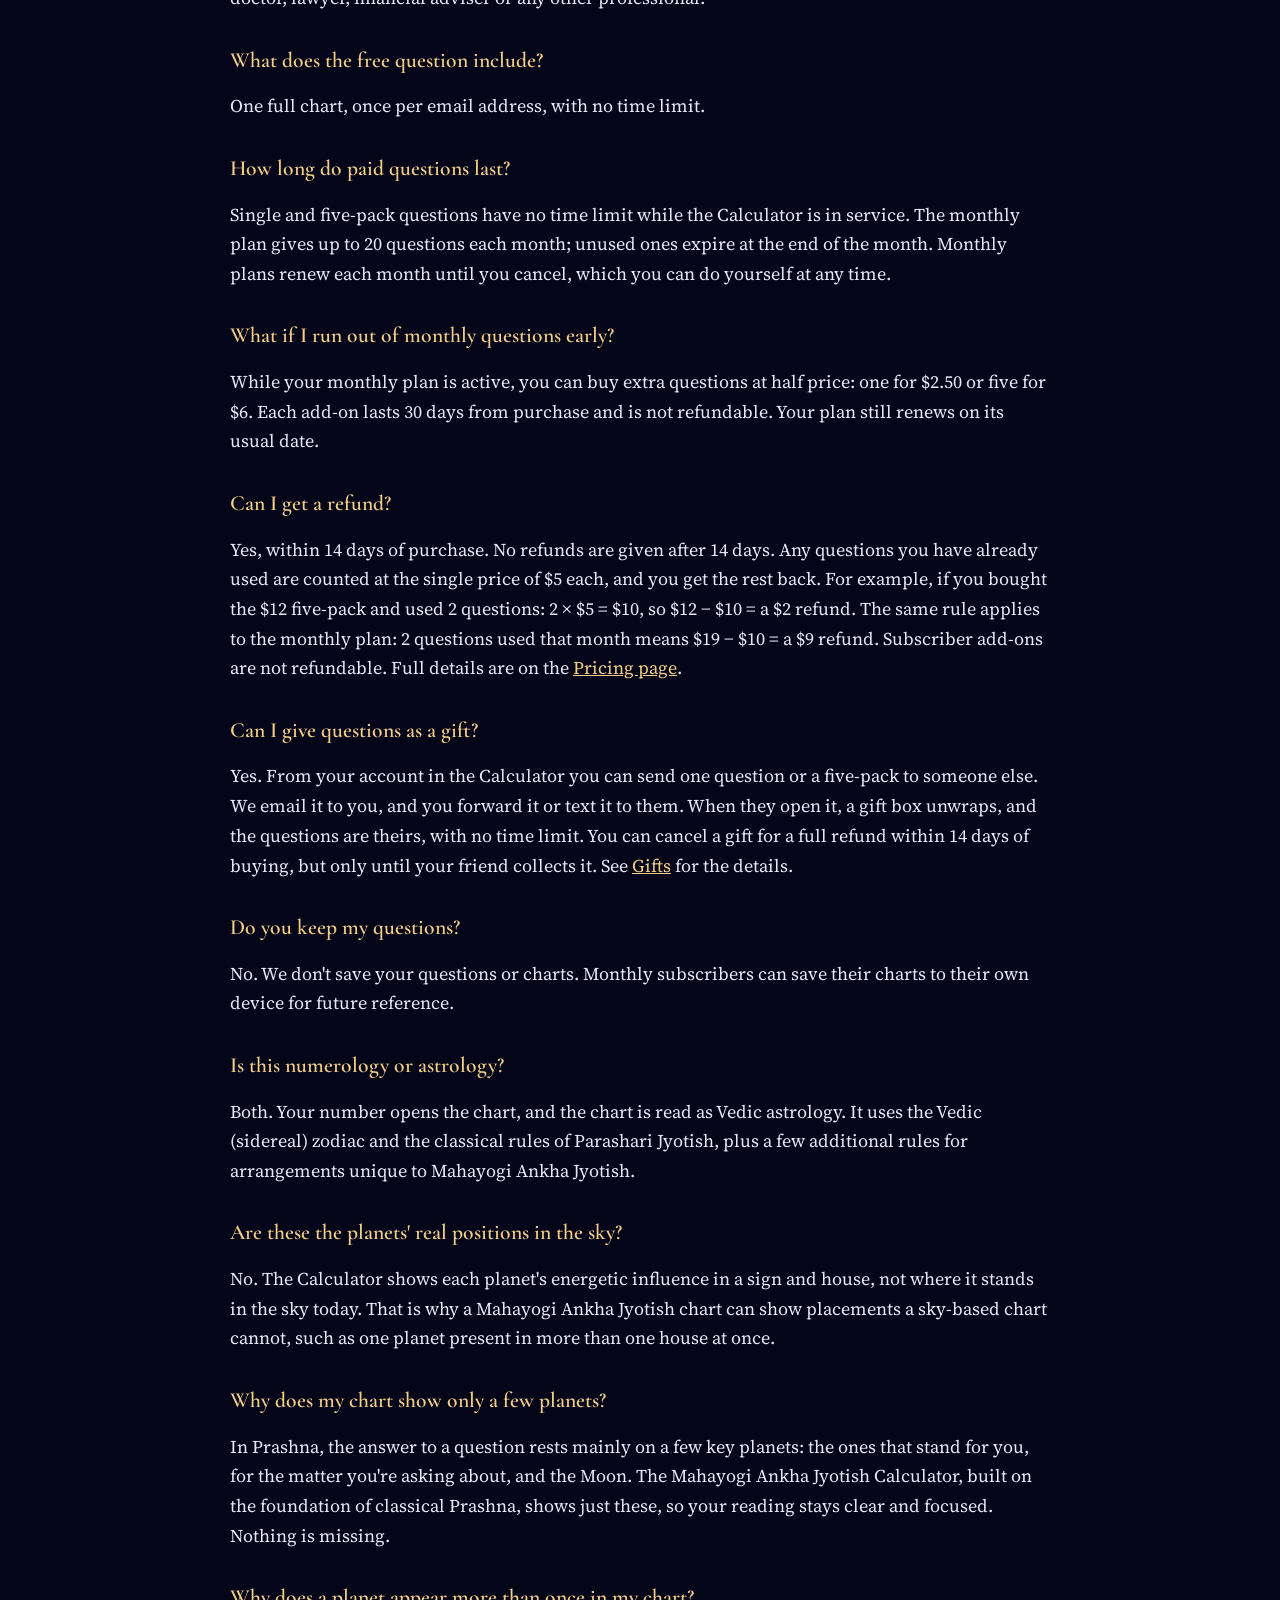
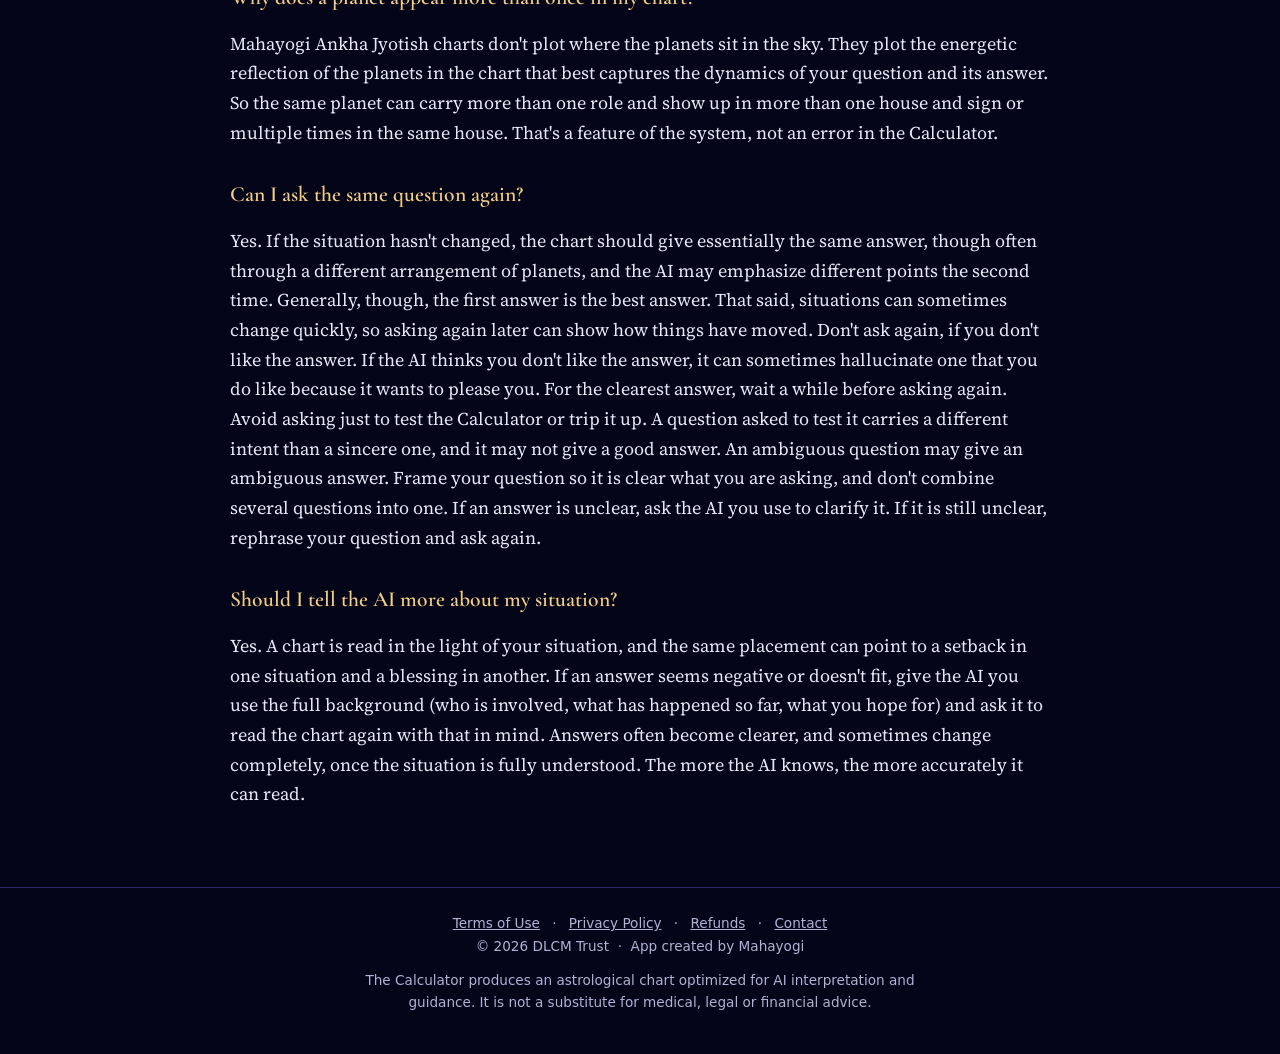
<file: faq.html>
<!doctype html>
<html lang="en">
<head>
<meta charset="utf-8">
<meta name="viewport" content="width=device-width, initial-scale=1">
<title>Questions about Ankha Jyotish and Prashna</title>
<meta name="description" content="Birth time, choosing your number, AI interpretation, refunds and privacy.">
<meta name="keywords" content="Jyotish, Vedic astrology, Prashna, horary astrology, Vedic number astrology, numerical astrology, numerology, Vedic numerology, Ank Jyotish, Ankha Jyotish, question chart, Parashari, Parashara, online astrology reading, ask a question, yes or no answer, spiritual guidance, love and relationship reading, career reading, money and finance reading, decision guidance, alternative to a psychic reading">
<meta property="og:title" content="Questions about Ankha Jyotish and Prashna">
<meta property="og:description" content="Birth time, choosing your number, AI interpretation, refunds and privacy.">
<meta property="og:image" content="https://mahayogijyotish.com/images/logo.jpg">
<link rel="icon" href="images/icon.png">
<link rel="preconnect" href="https://fonts.googleapis.com">
<link rel="preconnect" href="https://fonts.gstatic.com" crossorigin>
<link href="https://fonts.googleapis.com/css2?family=Cormorant+Garamond:wght@500;600&family=Source+Serif+4:ital,wght@0,400;0,600;1,400&display=swap" rel="stylesheet">
<link rel="stylesheet" href="style.css?v=2">
</head>
<body>
<header class="site"><div class="wrap">
<a class="brand" href="index.html"><img src="images/icon.png" alt=""><span>Mahayogi Ankha Jyotish</span></a>
<nav><a href="index.html">Home</a><a href="what-is-ankha-jyotish.html">What is it?</a><a href="pricing.html">Pricing</a><a href="faq.html" class=on>FAQ</a><a href="about.html">About</a><a href="contact.html">Contact</a><a class="nav-cta" href="https://app.mahayogijyotish.com/?from=website" target="_blank" rel="noopener">Ask your first question free</a></nav>
</div></header>
<main><div class="wrap">
<h1>Frequently asked questions</h1>
<div class="divider title" aria-hidden="true"><svg viewBox="0 0 320 40">
<line x1="10" y1="26" x2="122" y2="26" stroke="currentColor" stroke-width="1"/>
<line x1="198" y1="26" x2="310" y2="26" stroke="currentColor" stroke-width="1"/>
<circle cx="8" cy="26" r="2" fill="currentColor"/><circle cx="312" cy="26" r="2" fill="currentColor"/>
<path d="M160 6 C150 16 150 26 160 32 C170 26 170 16 160 6Z" fill="none" stroke="currentColor" stroke-width="1.3"/>
<path d="M160 32 C148 30 138 22 134 12 C146 14 156 22 160 32Z" fill="none" stroke="currentColor" stroke-width="1.3"/>
<path d="M160 32 C172 30 182 22 186 12 C174 14 164 22 160 32Z" fill="none" stroke="currentColor" stroke-width="1.3"/>
<path d="M160 32 C150 34 136 32 126 26 C140 24 152 27 160 32Z" fill="none" stroke="currentColor" stroke-width="1.1"/>
<path d="M160 32 C170 34 184 32 194 26 C180 24 168 27 160 32Z" fill="none" stroke="currentColor" stroke-width="1.1"/>
</svg></div><p>Are you an astrologer? <a href="astrologers.html">Start here</a> to see how Mahayogi Ankha Jyotish differs.</p>
<div class="faq"><h3>Do I need my birth time or birth chart?</h3><p>No. Prashna reads the moment of the question, and Ankha Jyotish draws that moment from the number you choose.</p><h3>How do I choose my number?</h3><p>Hold your question lightly in mind and choose whatever number from 1 to 108 comes to you. Don't calculate it or pick a favorite.</p><h3>How can my intention affect my reading?</h3><p>In Jyotish, the individual and the cosmos are not seen as separate but as mirror images of each other. The same cosmic forces that shape the nature and movement of the planets, stars and galaxies also shape the mind and destiny of everything here on earth. A clearly formed, sincere question, held in mind as you ask it, helps focus those cosmic forces acting through your mind and surroundings, so they can be captured in the chart and analyzed to reveal the past or present of any situation and where things are likely to head.</p><h3>Will the same number always give the same chart?</h3><p>No. Your number starts the chart, but the Calculator draws the rest fresh each time you ask, so ask each question sincerely.</p><h3>Who writes the interpretation?</h3><p>An AI does. The Calculator casts the chart and prepares instructions for reading it, including this system's own rules when the chart needs them. With one tap you copy both, ready to paste into Gemini, ChatGPT, Perplexity or another AI you trust. The AI then writes your reading by the classical rules of Vedic astrology. A free account with any of these is enough.</p><h3>What kinds of questions can I ask?</h3><p>Life questions: work, money matters, relationships, family, travel, a move, a decision. Ask one clearly formed question at a time, about a real situation that exists now rather than a hypothetical one.</p><h3>Can it tell me the future for certain?</h3><p>No one can promise certainty — not because the answer isn't in the chart, but because no reader, human or AI, can analyze every chart perfectly every time. Some charts are very complex, and free will plays a part, though in theory a choice made freely should also show in the chart. Even so, this system is designed to get as close to perfection as possible, pointing out the events and outcomes most likely to manifest, and you may be amazed at how well it does. The more background you give the AI about your question, the more personal and accurate its answer tends to be. Use the reading as guidance alongside your own judgment, not in place of it. It does not replace the advice of a doctor, lawyer, financial adviser or any other professional.</p><h3>What does the free question include?</h3><p>One full chart, once per email address, with no time limit.</p><h3>How long do paid questions last?</h3><p>Single and five-pack questions have no time limit while the Calculator is in service. The monthly plan gives up to 20 questions each month; unused ones expire at the end of the month. Monthly plans renew each month until you cancel, which you can do yourself at any time.</p><h3>What if I run out of monthly questions early?</h3><p>While your monthly plan is active, you can buy extra questions at half price: one for $2.50 or five for $6. Each add-on lasts 30 days from purchase and is not refundable. Your plan still renews on its usual date.</p><h3>Can I get a refund?</h3><p>Yes, within 14 days of purchase. No refunds are given after 14 days. Any questions you have already used are counted at the single price of $5 each, and you get the rest back. For example, if you bought the $12 five-pack and used 2 questions: 2 &times; $5 = $10, so $12 &minus; $10 = a $2 refund. The same rule applies to the monthly plan: 2 questions used that month means $19 &minus; $10 = a $9 refund. Subscriber add-ons are not refundable. Full details are on the <a href="pricing.html#refunds">Pricing page</a>.</p><h3>Can I give questions as a gift?</h3><p>Yes. From your account in the Calculator you can send one question or a five-pack to someone else. We email it to you, and you forward it or text it to them. When they open it, a gift box unwraps, and the questions are theirs, with no time limit. You can cancel a gift for a full refund within 14 days of buying, but only until your friend collects it. See <a href="pricing.html#gifts">Gifts</a> for the details.</p><h3>Do you keep my questions?</h3><p>No. We don't save your questions or charts. Monthly subscribers can save their charts to their own device for future reference.</p><h3>Is this numerology or astrology?</h3><p>Both. Your number opens the chart, and the chart is read as Vedic astrology. It uses the Vedic (sidereal) zodiac and the classical rules of Parashari Jyotish, plus a few additional rules for arrangements unique to Mahayogi Ankha Jyotish.</p><h3>Are these the planets' real positions in the sky?</h3><p>No. The Calculator shows each planet's energetic influence in a sign and house, not where it stands in the sky today. That is why a Mahayogi Ankha Jyotish chart can show placements a sky-based chart cannot, such as one planet present in more than one house at once.</p><h3>Why does my chart show only a few planets?</h3><p>In Prashna, the answer to a question rests mainly on a few key planets: the ones that stand for you, for the matter you're asking about, and the Moon. The Mahayogi Ankha Jyotish Calculator, built on the foundation of classical Prashna, shows just these, so your reading stays clear and focused. Nothing is missing.</p><h3 id="repeated-planets">Why does a planet appear more than once in my chart?</h3><p>Mahayogi Ankha Jyotish charts don't plot where the planets sit in the sky. They plot the energetic reflection of the planets in the chart that best captures the dynamics of your question and its answer. So the same planet can carry more than one role and show up in more than one house and sign or multiple times in the same house. That's a feature of the system, not an error in the Calculator.</p><h3>Can I ask the same question again?</h3><p>Yes. If the situation hasn't changed, the chart should give essentially the same answer, though often through a different arrangement of planets, and the AI may emphasize different points the second time. Generally, though, the first answer is the best answer. That said, situations can sometimes change quickly, so asking again later can show how things have moved. Don't ask again, if you don't like the answer. If the AI thinks you don't like the answer, it can sometimes hallucinate one that you do like because it wants to please you. For the clearest answer, wait a while before asking again. Avoid asking just to test the Calculator or trip it up. A question asked to test it carries a different intent than a sincere one, and it may not give a good answer. An ambiguous question may give an ambiguous answer. Frame your question so it is clear what you are asking, and don't combine several questions into one. If an answer is unclear, ask the AI you use to clarify it. If it is still unclear, rephrase your question and ask again.</p><h3 id="more-context">Should I tell the AI more about my situation?</h3><p>Yes. A chart is read in the light of your situation, and the same placement can point to a setback in one situation and a blessing in another. If an answer seems negative or doesn't fit, give the AI you use the full background (who is involved, what has happened so far, what you hope for) and ask it to read the chart again with that in mind. Answers often become clearer, and sometimes change completely, once the situation is fully understood. The more the AI knows, the more accurately it can read.</p></div>
</div></main>
<footer class="site"><div class="wrap">
<a href="terms.html">Terms of Use</a> · <a href="privacy.html">Privacy Policy</a> · <a href="pricing.html#refunds">Refunds</a> · <a href="contact.html">Contact</a>
<div>© 2026 DLCM Trust &nbsp;·&nbsp; App created by Mahayogi</div>
<div class="disc">The Calculator produces an astrological chart optimized for AI interpretation and guidance. It is not a substitute for medical, legal or financial advice.</div>
</div></footer>
<!-- Cloudflare Web Analytics --><script type='module' src='https://static.cloudflareinsights.com/beacon.min.js' data-cf-beacon='{"token": "ec4e021a0e4c4a4e9ea9e1405a6c36b1"}'></script><!-- End Cloudflare Web Analytics -->
</body>
</html>
</file>
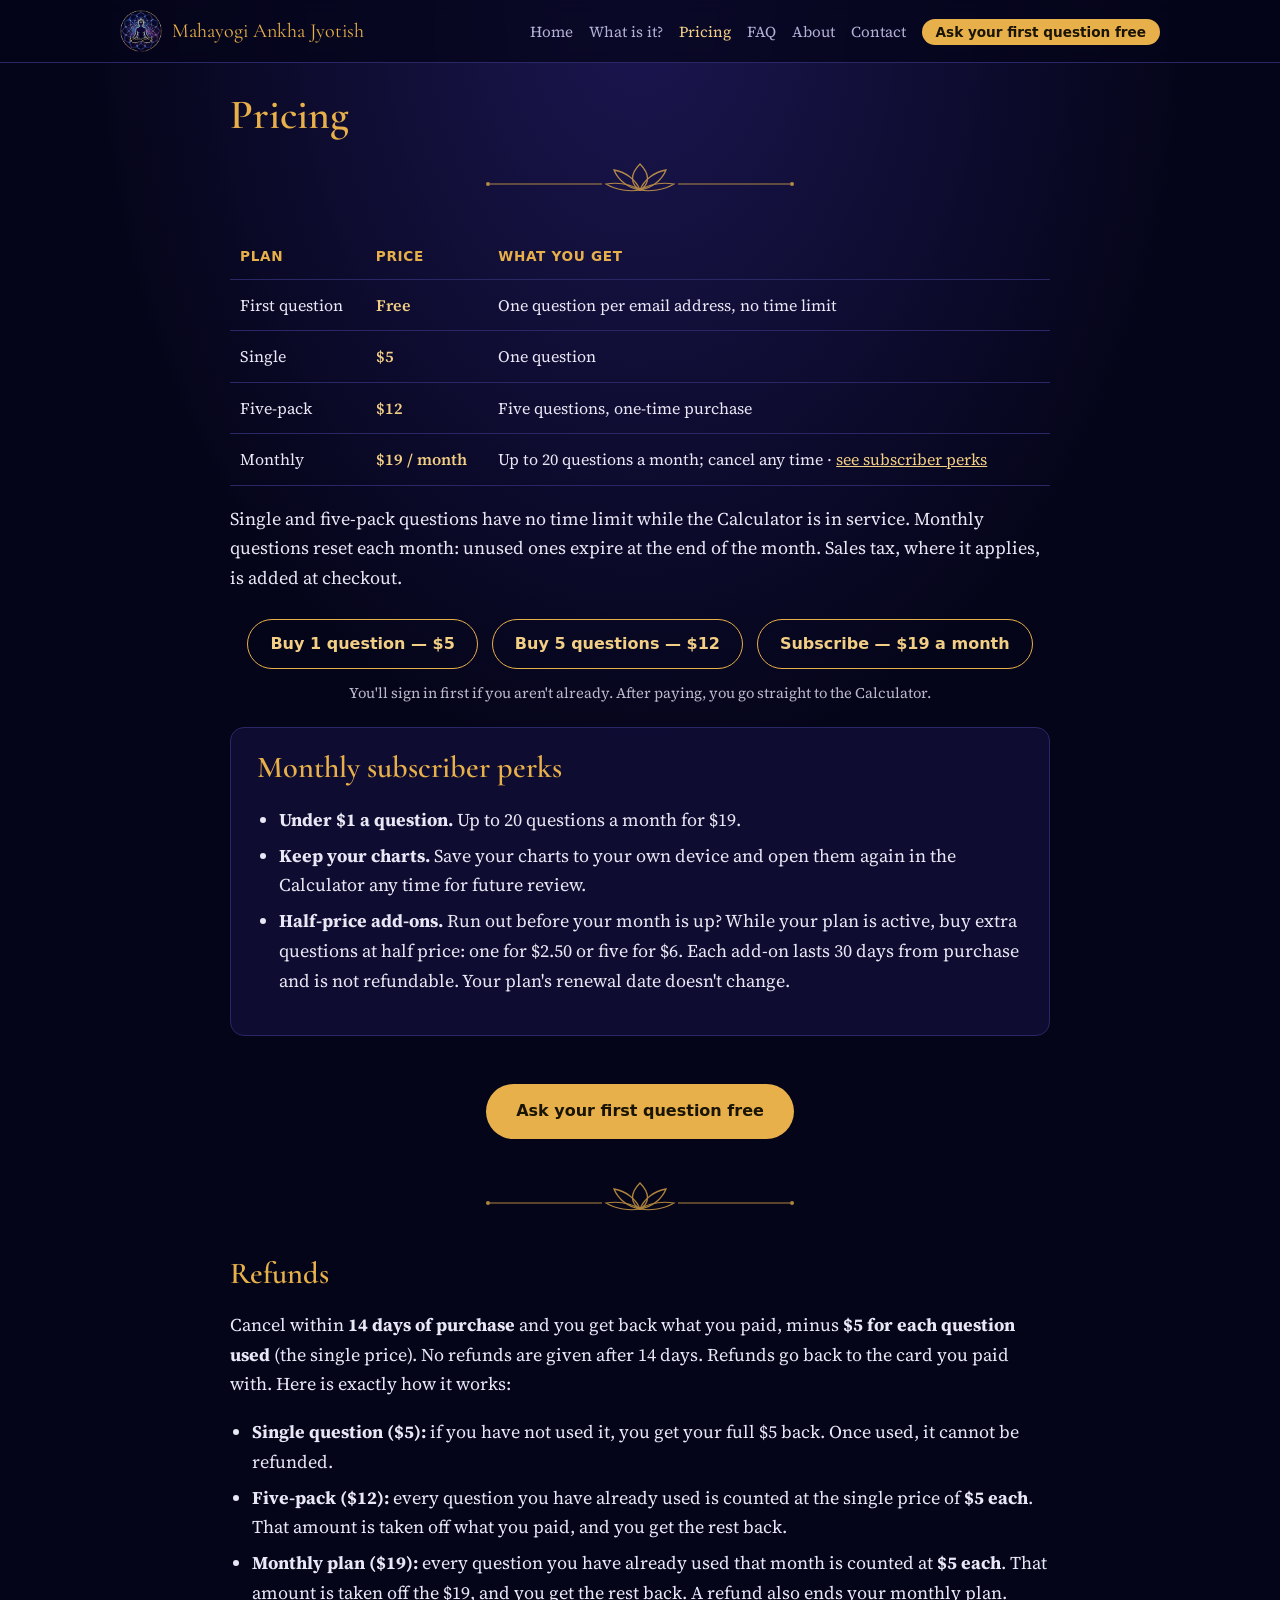
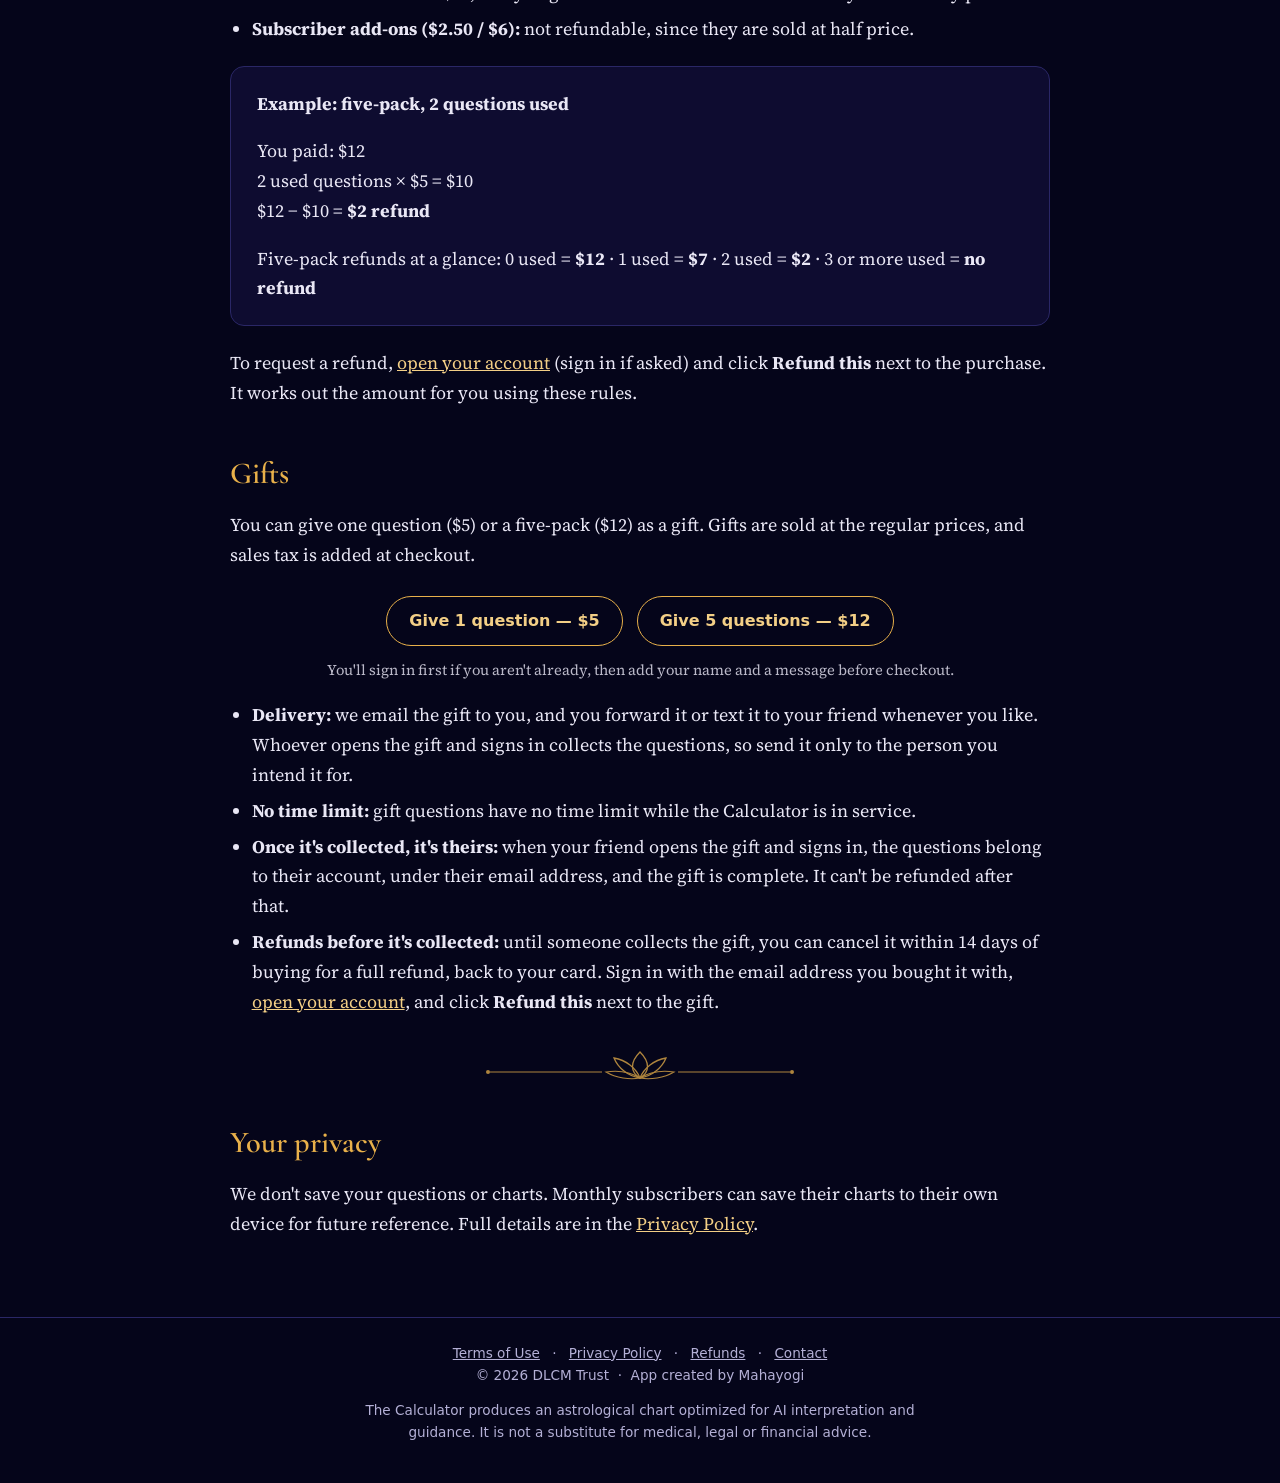
<file: pricing.html>
<!doctype html>
<html lang="en">
<head>
<meta charset="utf-8">
<meta name="viewport" content="width=device-width, initial-scale=1">
<title>Pricing — Mahayogi Ankha Jyotish Calculator</title>
<meta name="description" content="First question free; $5 single, $12 five-pack, $19 a month.">
<meta name="keywords" content="Jyotish, Vedic astrology, Prashna, horary astrology, Vedic number astrology, numerical astrology, numerology, Vedic numerology, Ank Jyotish, Ankha Jyotish, question chart, Parashari, Parashara, online astrology reading, ask a question, yes or no answer, spiritual guidance, love and relationship reading, career reading, money and finance reading, decision guidance, alternative to a psychic reading">
<meta property="og:title" content="Pricing — Mahayogi Ankha Jyotish Calculator">
<meta property="og:description" content="First question free; $5 single, $12 five-pack, $19 a month.">
<meta property="og:image" content="https://mahayogijyotish.com/images/logo.jpg">
<link rel="icon" href="images/icon.png">
<link rel="preconnect" href="https://fonts.googleapis.com">
<link rel="preconnect" href="https://fonts.gstatic.com" crossorigin>
<link href="https://fonts.googleapis.com/css2?family=Cormorant+Garamond:wght@500;600&family=Source+Serif+4:ital,wght@0,400;0,600;1,400&display=swap" rel="stylesheet">
<link rel="stylesheet" href="style.css?v=2">
</head>
<body>
<header class="site"><div class="wrap">
<a class="brand" href="index.html"><img src="images/icon.png" alt=""><span>Mahayogi Ankha Jyotish</span></a>
<nav><a href="index.html">Home</a><a href="what-is-ankha-jyotish.html">What is it?</a><a href="pricing.html" class=on>Pricing</a><a href="faq.html">FAQ</a><a href="about.html">About</a><a href="contact.html">Contact</a><a class="nav-cta" href="https://app.mahayogijyotish.com/?from=website" target="_blank" rel="noopener">Ask your first question free</a></nav>
</div></header>
<main><div class="wrap">

<h1>Pricing</h1>
<div class="divider title" aria-hidden="true"><svg viewBox="0 0 320 40">
<line x1="10" y1="26" x2="122" y2="26" stroke="currentColor" stroke-width="1"/>
<line x1="198" y1="26" x2="310" y2="26" stroke="currentColor" stroke-width="1"/>
<circle cx="8" cy="26" r="2" fill="currentColor"/><circle cx="312" cy="26" r="2" fill="currentColor"/>
<path d="M160 6 C150 16 150 26 160 32 C170 26 170 16 160 6Z" fill="none" stroke="currentColor" stroke-width="1.3"/>
<path d="M160 32 C148 30 138 22 134 12 C146 14 156 22 160 32Z" fill="none" stroke="currentColor" stroke-width="1.3"/>
<path d="M160 32 C172 30 182 22 186 12 C174 14 164 22 160 32Z" fill="none" stroke="currentColor" stroke-width="1.3"/>
<path d="M160 32 C150 34 136 32 126 26 C140 24 152 27 160 32Z" fill="none" stroke="currentColor" stroke-width="1.1"/>
<path d="M160 32 C170 34 184 32 194 26 C180 24 168 27 160 32Z" fill="none" stroke="currentColor" stroke-width="1.1"/>
</svg></div>
<table>
<tr><th>Plan</th><th>Price</th><th>What you get</th></tr>
<tr><td>First question</td><td class="price">Free</td><td>One question per email address, no time limit</td></tr>
<tr><td>Single</td><td class="price">$5</td><td>One question</td></tr>
<tr><td>Five-pack</td><td class="price">$12</td><td>Five questions, one-time purchase</td></tr>
<tr><td>Monthly</td><td class="price">$19 / month</td><td>Up to 20 questions a month; cancel any time &middot; <a href="#addons">see subscriber perks</a></td></tr>
</table>
<p>Single and five-pack questions have no time limit while the Calculator is in service. Monthly questions reset each month: unused ones expire at the end of the month. Sales tax, where it applies, is added at checkout.</p>
<div class="buyrow">
<a class="btn alt" href="https://app.mahayogijyotish.com/?from=website&amp;buy=single" target="_blank" rel="noopener">Buy 1 question — $5</a>
<a class="btn alt" href="https://app.mahayogijyotish.com/?from=website&amp;buy=pack" target="_blank" rel="noopener">Buy 5 questions — $12</a>
<a class="btn alt" href="https://app.mahayogijyotish.com/?from=website&amp;buy=monthly" target="_blank" rel="noopener">Subscribe — $19 a month</a>
</div>
<p class="buynote">You'll sign in first if you aren't already. After paying, you go straight to the Calculator.</p>

<div class="card" id="addons">
<h2 style="margin-top:0">Monthly subscriber perks</h2>
<ul>
<li><strong>Under $1 a question.</strong> Up to 20 questions a month for $19.</li>
<li><strong>Keep your charts.</strong> Save your charts to your own device and open them again in the Calculator any time for future review.</li>
<li><strong>Half-price add-ons.</strong> Run out before your month is up? While your plan is active, buy extra questions at half price: one for $2.50 or five for $6. Each add-on lasts 30 days from purchase and is not refundable. Your plan's renewal date doesn't change.</li>
</ul>
</div>
<p style="text-align:center"><a class="btn" href="https://app.mahayogijyotish.com/?from=website" target="_blank" rel="noopener">Ask your first question free</a></p>

<div class="divider" aria-hidden="true"><svg viewBox="0 0 320 40">
<line x1="10" y1="26" x2="122" y2="26" stroke="currentColor" stroke-width="1"/>
<line x1="198" y1="26" x2="310" y2="26" stroke="currentColor" stroke-width="1"/>
<circle cx="8" cy="26" r="2" fill="currentColor"/><circle cx="312" cy="26" r="2" fill="currentColor"/>
<path d="M160 6 C150 16 150 26 160 32 C170 26 170 16 160 6Z" fill="none" stroke="currentColor" stroke-width="1.3"/>
<path d="M160 32 C148 30 138 22 134 12 C146 14 156 22 160 32Z" fill="none" stroke="currentColor" stroke-width="1.3"/>
<path d="M160 32 C172 30 182 22 186 12 C174 14 164 22 160 32Z" fill="none" stroke="currentColor" stroke-width="1.3"/>
<path d="M160 32 C150 34 136 32 126 26 C140 24 152 27 160 32Z" fill="none" stroke="currentColor" stroke-width="1.1"/>
<path d="M160 32 C170 34 184 32 194 26 C180 24 168 27 160 32Z" fill="none" stroke="currentColor" stroke-width="1.1"/>
</svg></div>
<h2 id="refunds">Refunds</h2>
<p>Cancel within <strong>14 days of purchase</strong> and you get back what you paid, minus <strong>$5 for each question used</strong> (the single price). No refunds are given after 14 days. Refunds go back to the card you paid with. Here is exactly how it works:</p>
<ul>
<li><strong>Single question ($5):</strong> if you have not used it, you get your full $5 back. Once used, it cannot be refunded.</li>
<li><strong>Five-pack ($12):</strong> every question you have already used is counted at the single price of <strong>$5 each</strong>. That amount is taken off what you paid, and you get the rest back.</li>
<li><strong>Monthly plan ($19):</strong> every question you have already used that month is counted at <strong>$5 each</strong>. That amount is taken off the $19, and you get the rest back. A refund also ends your monthly plan.</li>
<li><strong>Subscriber add-ons ($2.50 / $6):</strong> not refundable, since they are sold at half price.</li>
</ul>
<div class="card">
<p style="margin-top:0"><strong>Example: five-pack, 2 questions used</strong></p>
<p>You paid: $12<br>
2 used questions &times; $5 = $10<br>
$12 &minus; $10 = <strong>$2 refund</strong></p>
<p style="margin-bottom:0">Five-pack refunds at a glance: 0 used = <strong>$12</strong> &middot; 1 used = <strong>$7</strong> &middot; 2 used = <strong>$2</strong> &middot; 3 or more used = <strong>no refund</strong></p>
</div>
<p>To request a refund, <a href="https://app.mahayogijyotish.com/?from=website&amp;go=account" target="_blank" rel="noopener">open your account</a> (sign in if asked) and click <strong>Refund this</strong> next to the purchase. It works out the amount for you using these rules.</p>

<h2 id="gifts">Gifts</h2>
<p>You can give one question ($5) or a five-pack ($12) as a gift. Gifts are sold at the regular prices, and sales tax is added at checkout.</p>
<div class="buyrow">
<a class="btn alt" href="https://app.mahayogijyotish.com/?from=website&amp;give=single" target="_blank" rel="noopener">Give 1 question — $5</a>
<a class="btn alt" href="https://app.mahayogijyotish.com/?from=website&amp;give=pack" target="_blank" rel="noopener">Give 5 questions — $12</a>
</div>
<p class="buynote">You'll sign in first if you aren't already, then add your name and a message before checkout.</p>
<ul>
<li><strong>Delivery:</strong> we email the gift to you, and you forward it or text it to your friend whenever you like. Whoever opens the gift and signs in collects the questions, so send it only to the person you intend it for.</li>
<li><strong>No time limit:</strong> gift questions have no time limit while the Calculator is in service.</li>
<li><strong>Once it's collected, it's theirs:</strong> when your friend opens the gift and signs in, the questions belong to their account, under their email address, and the gift is complete. It can't be refunded after that.</li>
<li><strong>Refunds before it's collected:</strong> until someone collects the gift, you can cancel it within 14 days of buying for a full refund, back to your card. Sign in with the email address you bought it with, <a href="https://app.mahayogijyotish.com/?from=website&amp;go=account" target="_blank" rel="noopener">open your account</a>, and click <strong>Refund this</strong> next to the gift.</li>
</ul>

<div class="divider" aria-hidden="true"><svg viewBox="0 0 320 40">
<line x1="10" y1="26" x2="122" y2="26" stroke="currentColor" stroke-width="1"/>
<line x1="198" y1="26" x2="310" y2="26" stroke="currentColor" stroke-width="1"/>
<circle cx="8" cy="26" r="2" fill="currentColor"/><circle cx="312" cy="26" r="2" fill="currentColor"/>
<path d="M160 6 C150 16 150 26 160 32 C170 26 170 16 160 6Z" fill="none" stroke="currentColor" stroke-width="1.3"/>
<path d="M160 32 C148 30 138 22 134 12 C146 14 156 22 160 32Z" fill="none" stroke="currentColor" stroke-width="1.3"/>
<path d="M160 32 C172 30 182 22 186 12 C174 14 164 22 160 32Z" fill="none" stroke="currentColor" stroke-width="1.3"/>
<path d="M160 32 C150 34 136 32 126 26 C140 24 152 27 160 32Z" fill="none" stroke="currentColor" stroke-width="1.1"/>
<path d="M160 32 C170 34 184 32 194 26 C180 24 168 27 160 32Z" fill="none" stroke="currentColor" stroke-width="1.1"/>
</svg></div>
<h2>Your privacy</h2>
<p>We don't save your questions or charts. Monthly subscribers can save their charts to their own device for future reference. Full details are in the <a href="privacy.html">Privacy Policy</a>.</p>

</div></main>
<footer class="site"><div class="wrap">
<a href="terms.html">Terms of Use</a> · <a href="privacy.html">Privacy Policy</a> · <a href="pricing.html#refunds">Refunds</a> · <a href="contact.html">Contact</a>
<div>© 2026 DLCM Trust &nbsp;·&nbsp; App created by Mahayogi</div>
<div class="disc">The Calculator produces an astrological chart optimized for AI interpretation and guidance. It is not a substitute for medical, legal or financial advice.</div>
</div></footer>
<!-- Cloudflare Web Analytics --><script type='module' src='https://static.cloudflareinsights.com/beacon.min.js' data-cf-beacon='{"token": "ec4e021a0e4c4a4e9ea9e1405a6c36b1"}'></script><!-- End Cloudflare Web Analytics -->
</body>
</html>
</file>
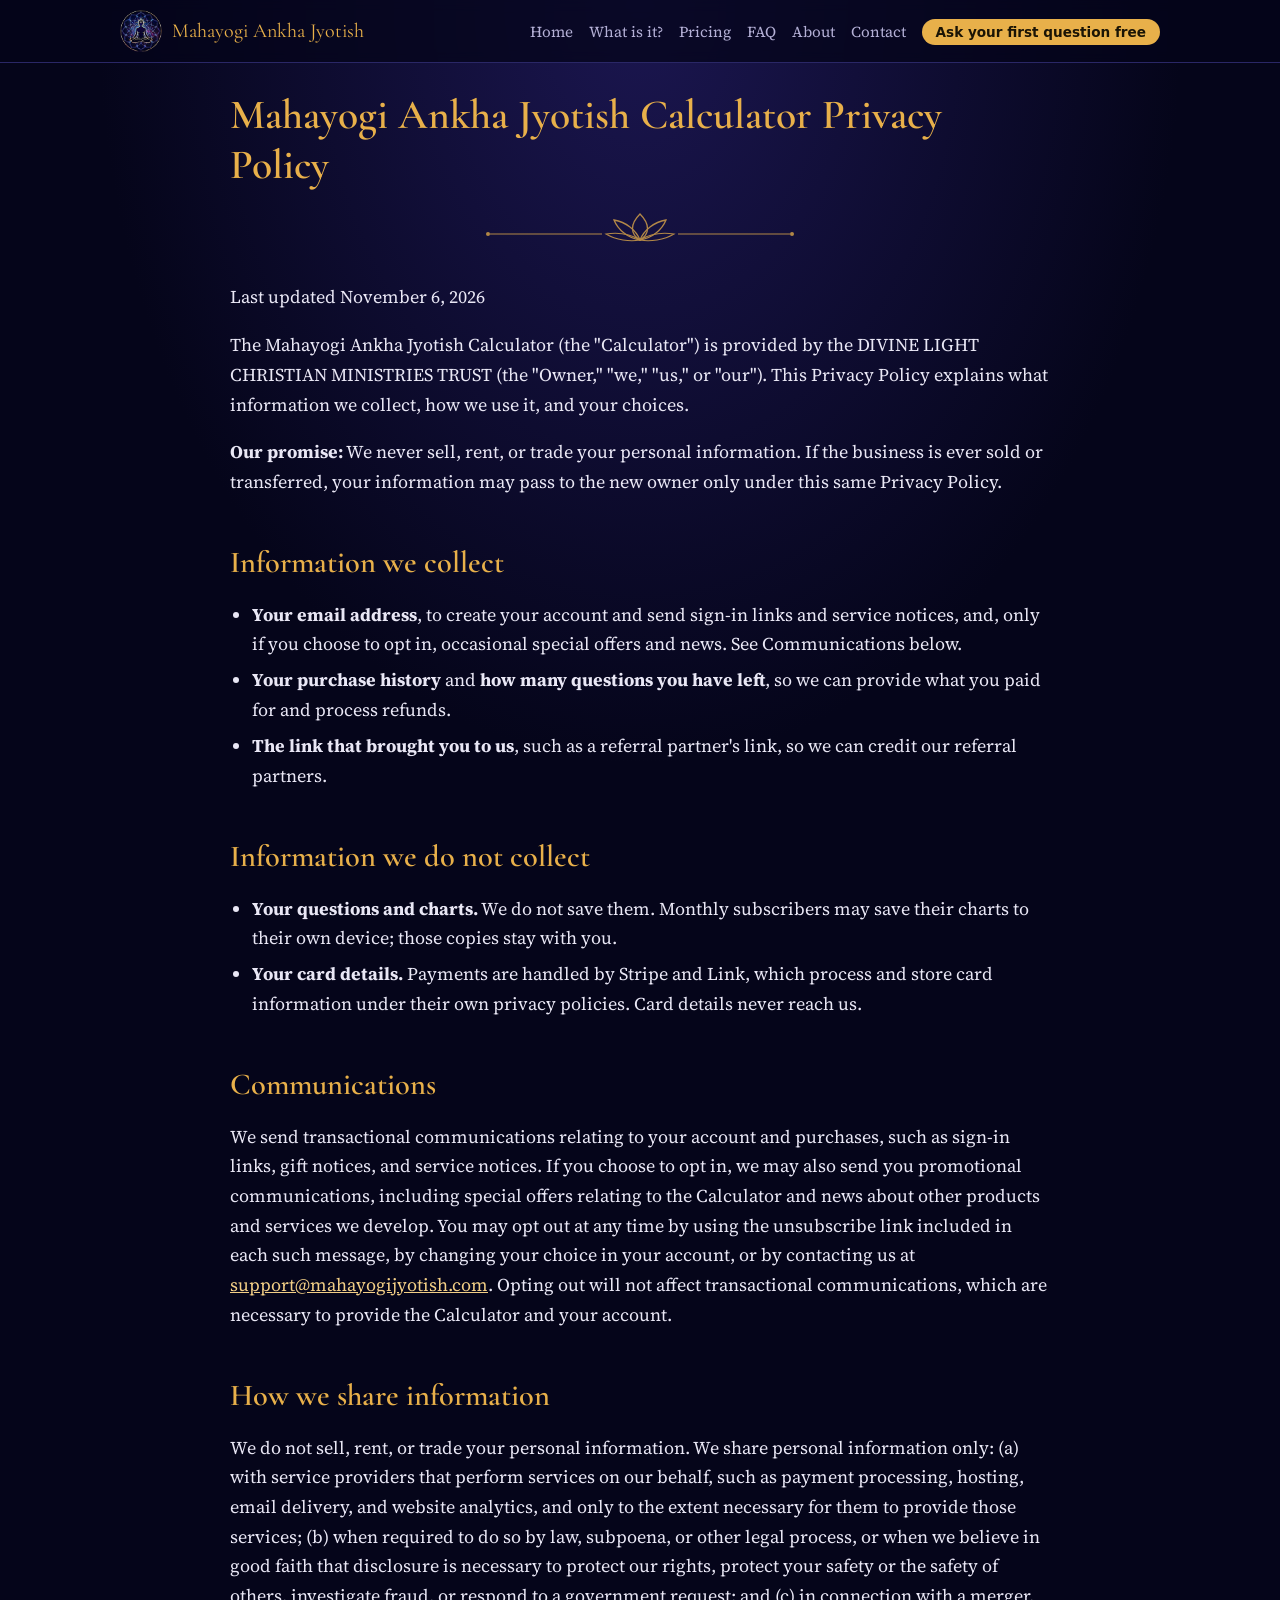
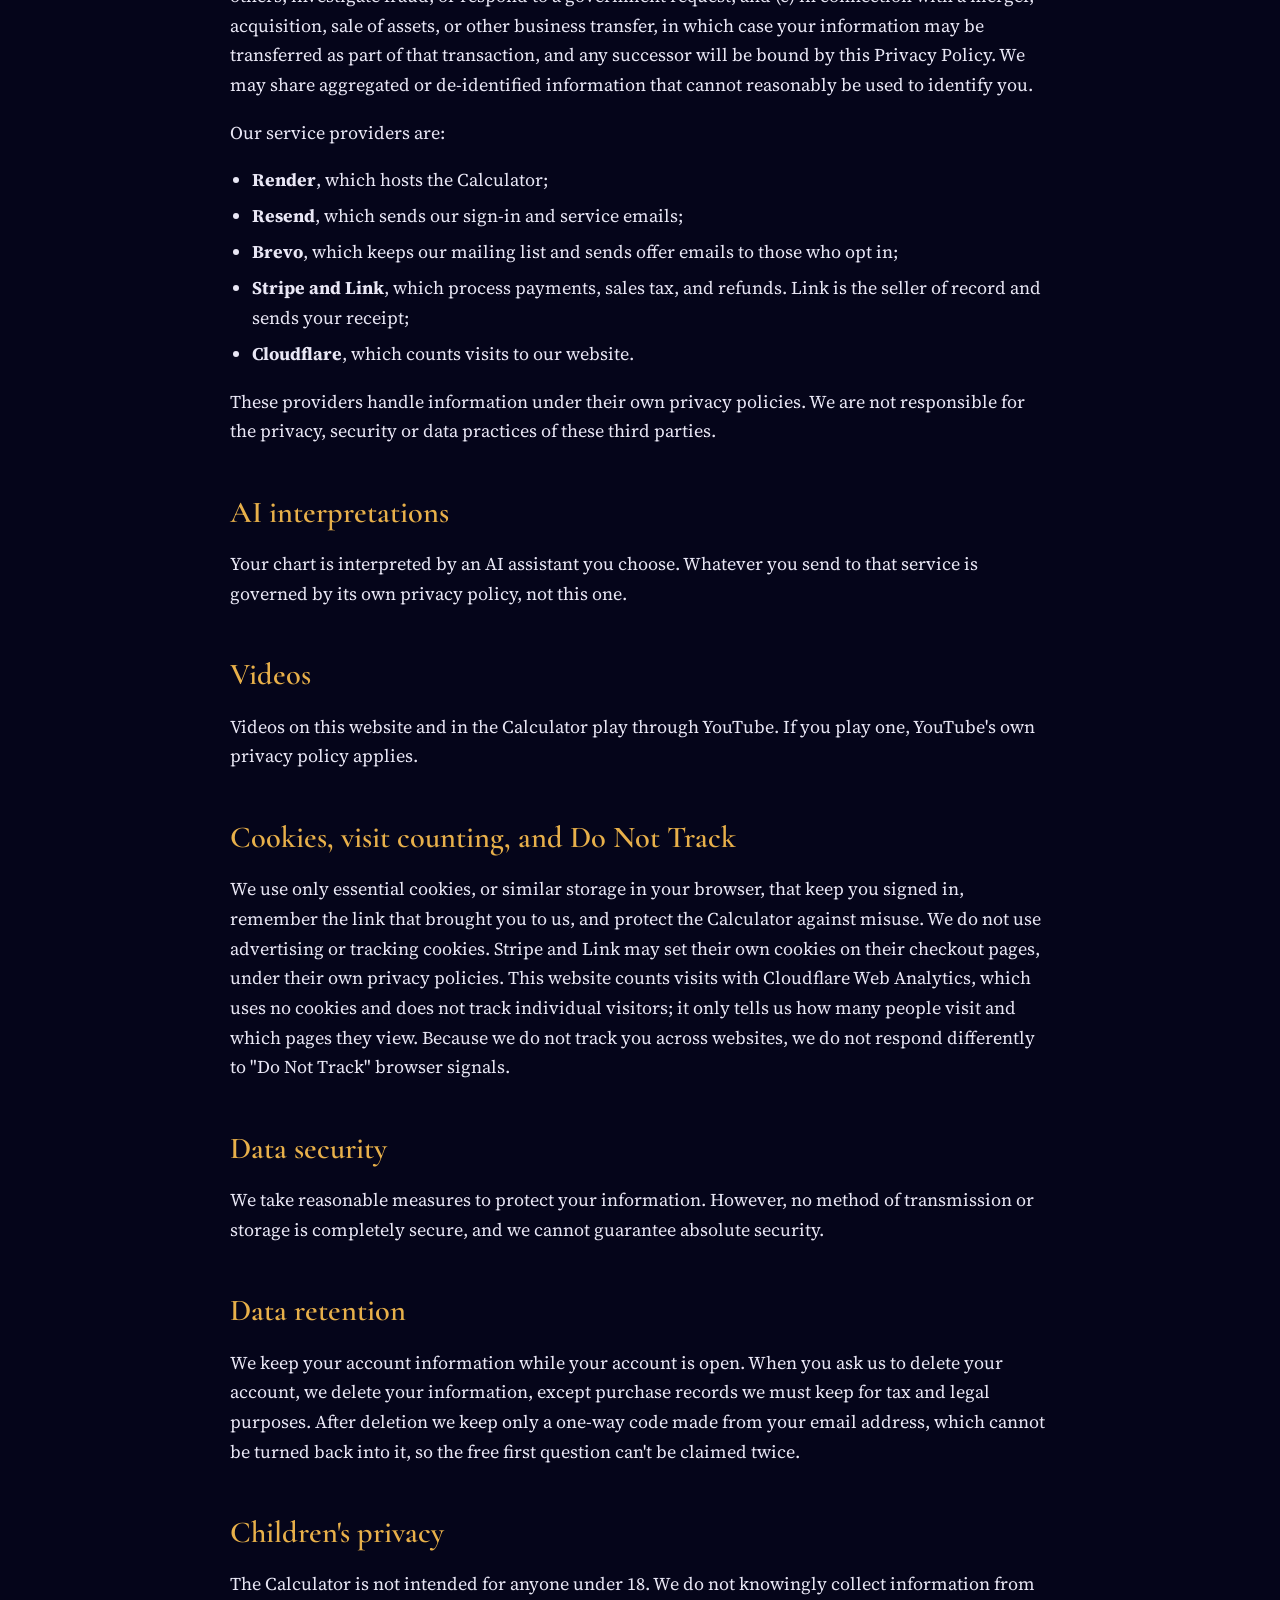
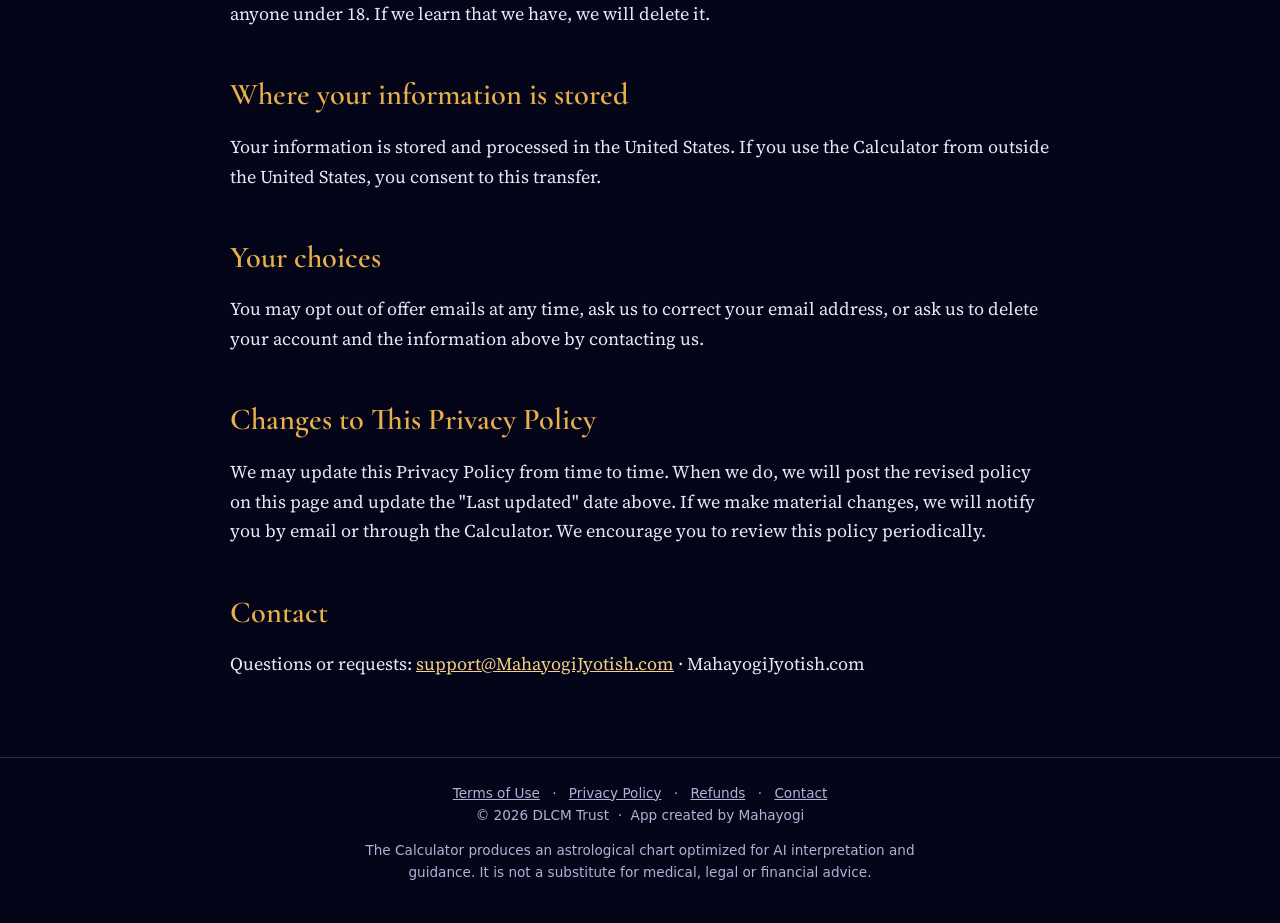
<file: privacy.html>
<!doctype html>
<html lang="en">
<head>
<meta charset="utf-8">
<meta name="viewport" content="width=device-width, initial-scale=1">
<title>Privacy Policy — Mahayogi Ankha Jyotish Calculator</title>
<meta name="description" content="What information we keep and why.">
<meta name="keywords" content="Jyotish, Vedic astrology, Prashna, horary astrology, Vedic number astrology, numerical astrology, numerology, Vedic numerology, Ank Jyotish, Ankha Jyotish, question chart, Parashari, Parashara, online astrology reading, ask a question, yes or no answer, spiritual guidance, love and relationship reading, career reading, money and finance reading, decision guidance, alternative to a psychic reading">
<meta property="og:title" content="Privacy Policy — Mahayogi Ankha Jyotish Calculator">
<meta property="og:description" content="What information we keep and why.">
<meta property="og:image" content="https://mahayogijyotish.com/images/logo.jpg">
<link rel="icon" href="images/icon.png">
<link rel="preconnect" href="https://fonts.googleapis.com">
<link rel="preconnect" href="https://fonts.gstatic.com" crossorigin>
<link href="https://fonts.googleapis.com/css2?family=Cormorant+Garamond:wght@500;600&family=Source+Serif+4:ital,wght@0,400;0,600;1,400&display=swap" rel="stylesheet">
<link rel="stylesheet" href="style.css?v=2">
</head>
<body>
<header class="site"><div class="wrap">
<a class="brand" href="index.html"><img src="images/icon.png" alt=""><span>Mahayogi Ankha Jyotish</span></a>
<nav><a href="index.html">Home</a><a href="what-is-ankha-jyotish.html">What is it?</a><a href="pricing.html">Pricing</a><a href="faq.html">FAQ</a><a href="about.html">About</a><a href="contact.html">Contact</a><a class="nav-cta" href="https://app.mahayogijyotish.com/?from=website" target="_blank" rel="noopener">Ask your first question free</a></nav>
</div></header>
<main><div class="wrap">
<h1>Mahayogi Ankha Jyotish Calculator Privacy Policy</h1>
<div class="divider title" aria-hidden="true"><svg viewBox="0 0 320 40">
<line x1="10" y1="26" x2="122" y2="26" stroke="currentColor" stroke-width="1"/>
<line x1="198" y1="26" x2="310" y2="26" stroke="currentColor" stroke-width="1"/>
<circle cx="8" cy="26" r="2" fill="currentColor"/><circle cx="312" cy="26" r="2" fill="currentColor"/>
<path d="M160 6 C150 16 150 26 160 32 C170 26 170 16 160 6Z" fill="none" stroke="currentColor" stroke-width="1.3"/>
<path d="M160 32 C148 30 138 22 134 12 C146 14 156 22 160 32Z" fill="none" stroke="currentColor" stroke-width="1.3"/>
<path d="M160 32 C172 30 182 22 186 12 C174 14 164 22 160 32Z" fill="none" stroke="currentColor" stroke-width="1.3"/>
<path d="M160 32 C150 34 136 32 126 26 C140 24 152 27 160 32Z" fill="none" stroke="currentColor" stroke-width="1.1"/>
<path d="M160 32 C170 34 184 32 194 26 C180 24 168 27 160 32Z" fill="none" stroke="currentColor" stroke-width="1.1"/>
</svg></div>
<p>Last updated November 6, 2026</p>
<p>The Mahayogi Ankha Jyotish Calculator (the "Calculator") is provided by the DIVINE LIGHT CHRISTIAN MINISTRIES TRUST (the "Owner," "we," "us," or "our"). This Privacy Policy explains what information we collect, how we use it, and your choices.</p>
<p><strong>Our promise:</strong> We never sell, rent, or trade your personal information. If the business is ever sold or transferred, your information may pass to the new owner only under this same Privacy Policy.</p>
<h2>Information we collect</h2>
<ul>
<li><strong>Your email address</strong>, to create your account and send sign-in links and service notices, and, only if you choose to opt in, occasional special offers and news. See Communications below.</li>
<li><strong>Your purchase history</strong> and <strong>how many questions you have left</strong>, so we can provide what you paid for and process refunds.</li>
<li><strong>The link that brought you to us</strong>, such as a referral partner's link, so we can credit our referral partners.</li>
</ul>
<h2>Information we do not collect</h2>
<ul>
<li><strong>Your questions and charts.</strong> We do not save them. Monthly subscribers may save their charts to their own device; those copies stay with you.</li>
<li><strong>Your card details.</strong> Payments are handled by Stripe and Link, which process and store card information under their own privacy policies. Card details never reach us.</li>
</ul>
<h2 id="communications">Communications</h2>
<p>We send transactional communications relating to your account and purchases, such as sign-in links, gift notices, and service notices. If you choose to opt in, we may also send you promotional communications, including special offers relating to the Calculator and news about other products and services we develop. You may opt out at any time by using the unsubscribe link included in each such message, by changing your choice in your account, or by contacting us at <a href="mailto:support@mahayogijyotish.com">support@mahayogijyotish.com</a>. Opting out will not affect transactional communications, which are necessary to provide the Calculator and your account.</p>
<h2>How we share information</h2>
<p>We do not sell, rent, or trade your personal information. We share personal information only: (a) with service providers that perform services on our behalf, such as payment processing, hosting, email delivery, and website analytics, and only to the extent necessary for them to provide those services; (b) when required to do so by law, subpoena, or other legal process, or when we believe in good faith that disclosure is necessary to protect our rights, protect your safety or the safety of others, investigate fraud, or respond to a government request; and (c) in connection with a merger, acquisition, sale of assets, or other business transfer, in which case your information may be transferred as part of that transaction, and any successor will be bound by this Privacy Policy. We may share aggregated or de-identified information that cannot reasonably be used to identify you.</p>
<p>Our service providers are:</p>
<ul>
<li><strong>Render</strong>, which hosts the Calculator;</li>
<li><strong>Resend</strong>, which sends our sign-in and service emails;</li>
<li><strong>Brevo</strong>, which keeps our mailing list and sends offer emails to those who opt in;</li>
<li><strong>Stripe and Link</strong>, which process payments, sales tax, and refunds. Link is the seller of record and sends your receipt;</li>
<li><strong>Cloudflare</strong>, which counts visits to our website.</li>
</ul>
<p>These providers handle information under their own privacy policies. We are not responsible for the privacy, security or data practices of these third parties.</p>
<h2>AI interpretations</h2>
<p>Your chart is interpreted by an AI assistant you choose. Whatever you send to that service is governed by its own privacy policy, not this one.</p>
<h2>Videos</h2>
<p>Videos on this website and in the Calculator play through YouTube. If you play one, YouTube's own privacy policy applies.</p>
<h2>Cookies, visit counting, and Do Not Track</h2>
<p>We use only essential cookies, or similar storage in your browser, that keep you signed in, remember the link that brought you to us, and protect the Calculator against misuse. We do not use advertising or tracking cookies. Stripe and Link may set their own cookies on their checkout pages, under their own privacy policies. This website counts visits with Cloudflare Web Analytics, which uses no cookies and does not track individual visitors; it only tells us how many people visit and which pages they view. Because we do not track you across websites, we do not respond differently to "Do Not Track" browser signals.</p>
<h2>Data security</h2>
<p>We take reasonable measures to protect your information. However, no method of transmission or storage is completely secure, and we cannot guarantee absolute security.</p>
<h2>Data retention</h2>
<p>We keep your account information while your account is open. When you ask us to delete your account, we delete your information, except purchase records we must keep for tax and legal purposes. After deletion we keep only a one-way code made from your email address, which cannot be turned back into it, so the free first question can't be claimed twice.</p>
<h2>Children's privacy</h2>
<p>The Calculator is not intended for anyone under 18. We do not knowingly collect information from anyone under 18. If we learn that we have, we will delete it.</p>
<h2>Where your information is stored</h2>
<p>Your information is stored and processed in the United States. If you use the Calculator from outside the United States, you consent to this transfer.</p>
<h2>Your choices</h2>
<p>You may opt out of offer emails at any time, ask us to correct your email address, or ask us to delete your account and the information above by contacting us.</p>
<h2>Changes to This Privacy Policy</h2>
<p>We may update this Privacy Policy from time to time. When we do, we will post the revised policy on this page and update the "Last updated" date above. If we make material changes, we will notify you by email or through the Calculator. We encourage you to review this policy periodically.</p>
<h2>Contact</h2>
<p>Questions or requests: <a href="mailto:support@MahayogiJyotish.com">support@MahayogiJyotish.com</a> · MahayogiJyotish.com</p>
</div></main>
<footer class="site"><div class="wrap">
<a href="terms.html">Terms of Use</a> · <a href="privacy.html">Privacy Policy</a> · <a href="pricing.html#refunds">Refunds</a> · <a href="contact.html">Contact</a>
<div>© 2026 DLCM Trust &nbsp;·&nbsp; App created by Mahayogi</div>
<div class="disc">The Calculator produces an astrological chart optimized for AI interpretation and guidance. It is not a substitute for medical, legal or financial advice.</div>
</div></footer>
<!-- Cloudflare Web Analytics --><script type='module' src='https://static.cloudflareinsights.com/beacon.min.js' data-cf-beacon='{"token": "ec4e021a0e4c4a4e9ea9e1405a6c36b1"}'></script><!-- End Cloudflare Web Analytics -->
</body>
</html>
</file>
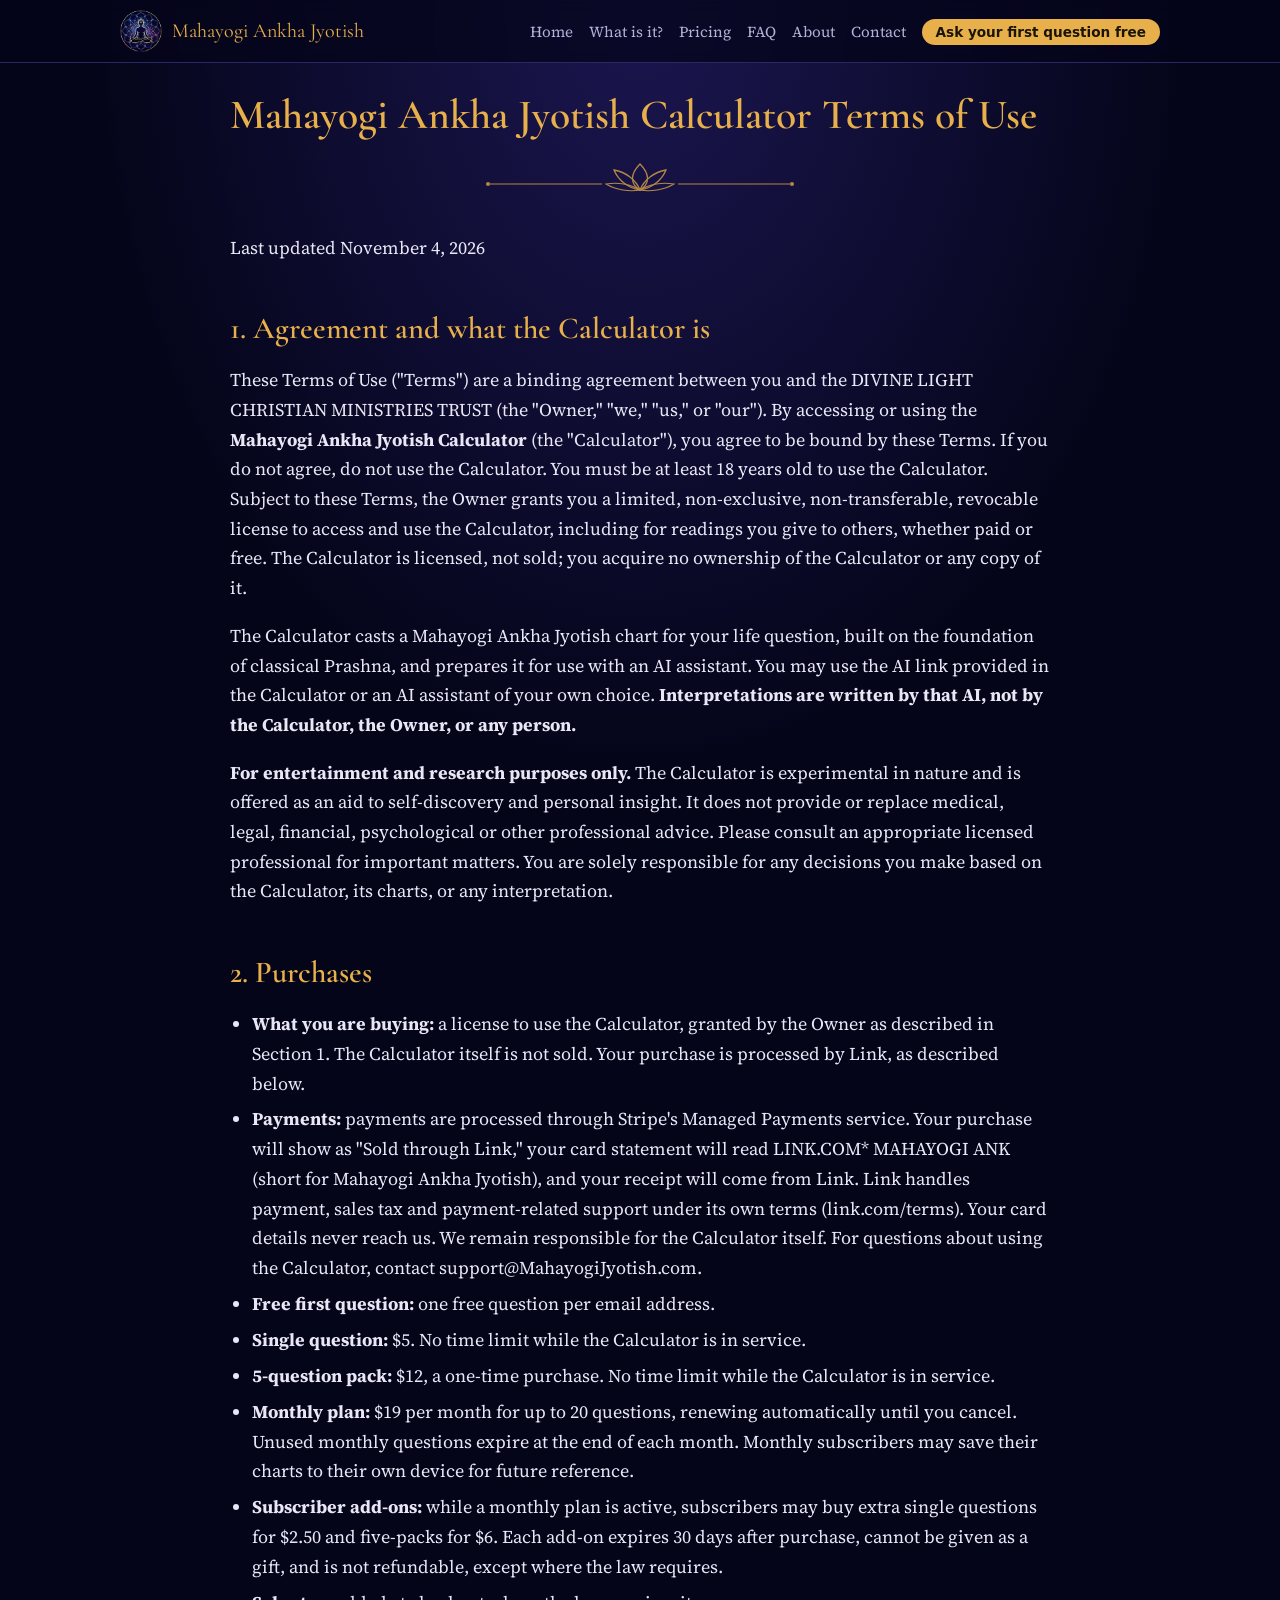
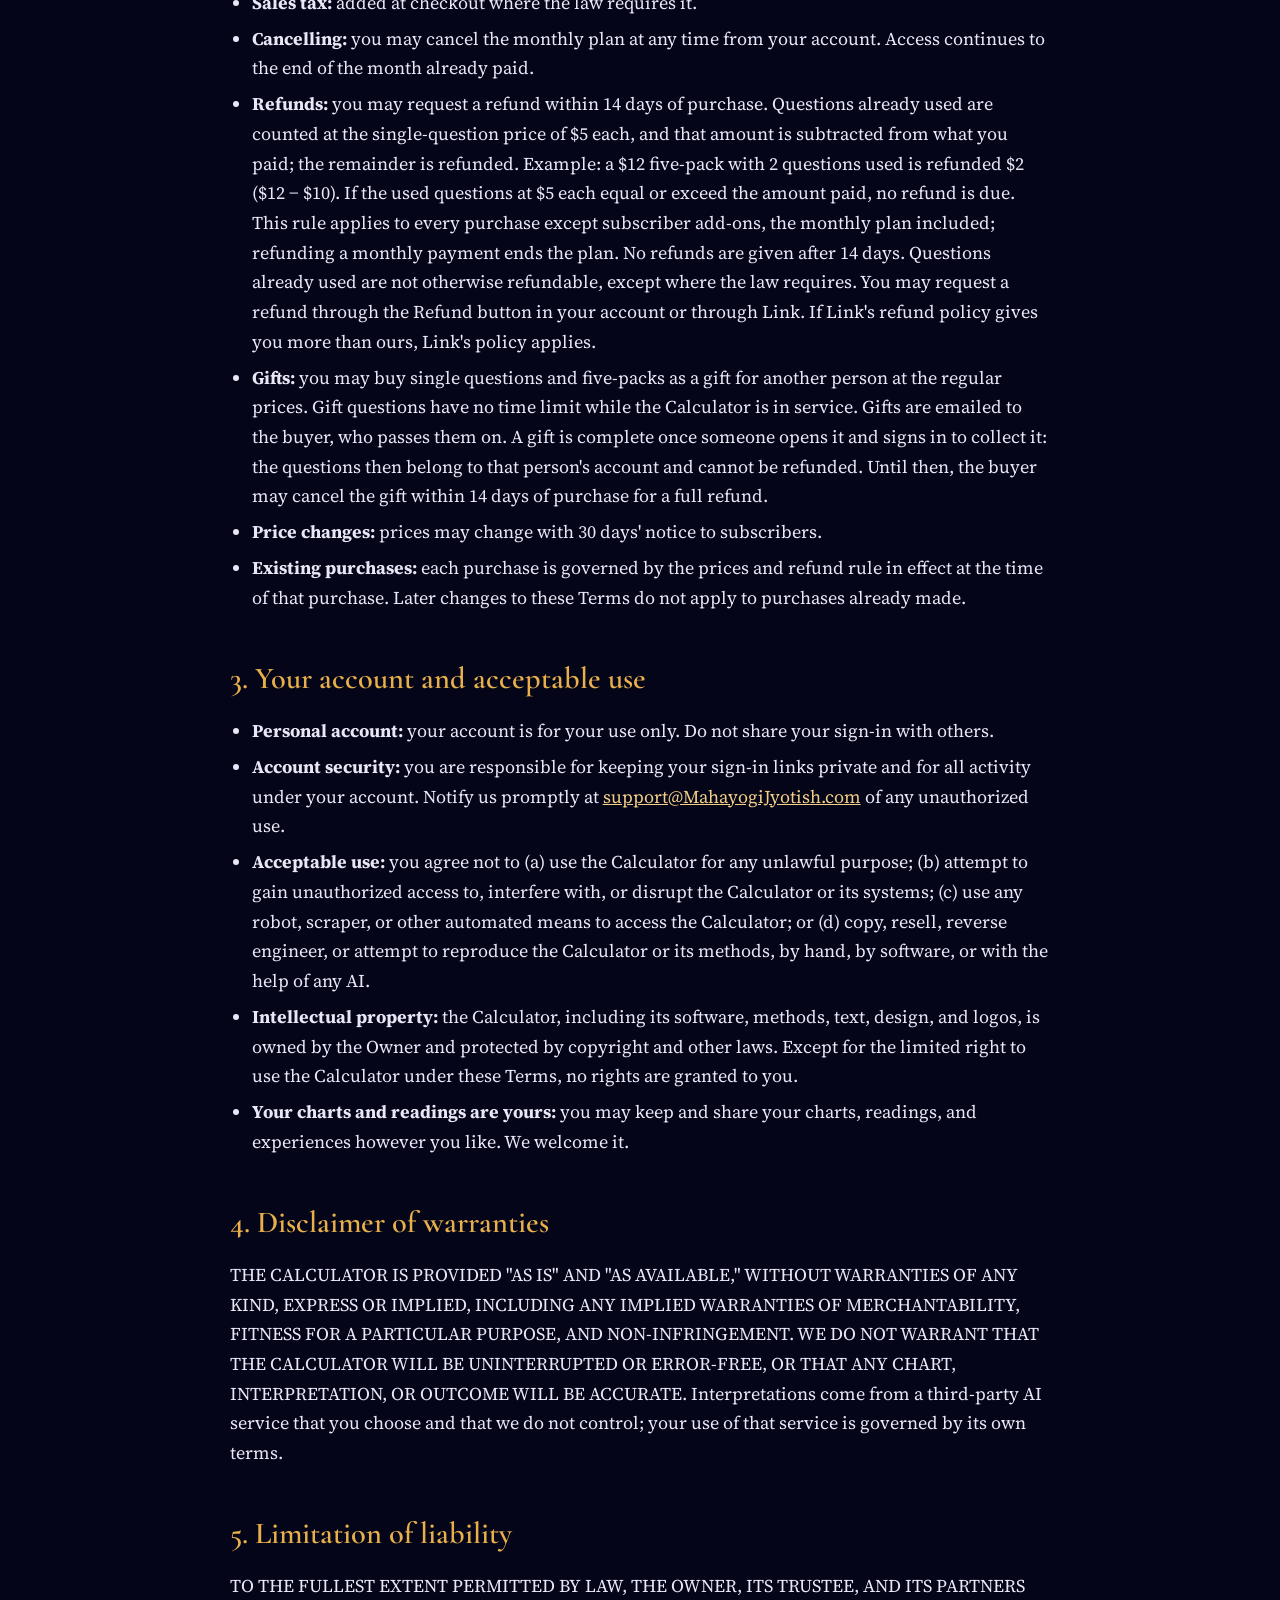
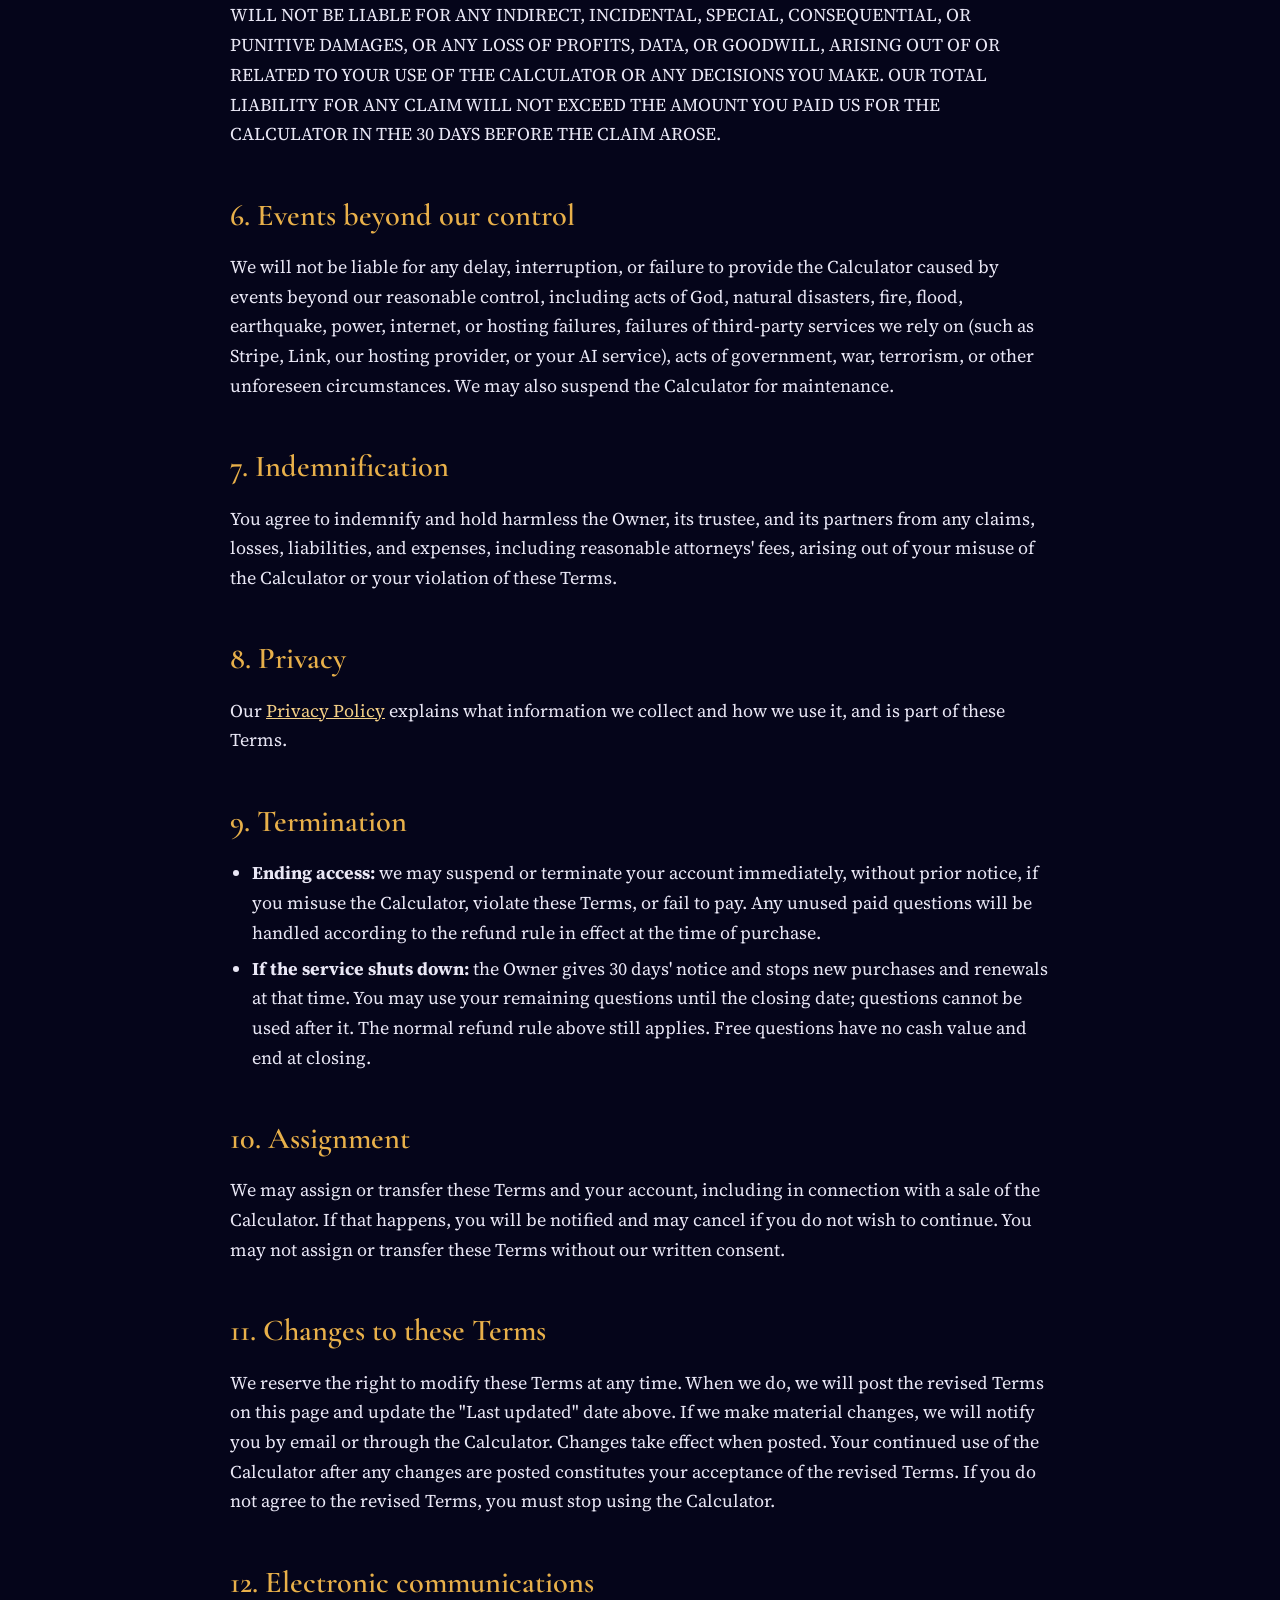
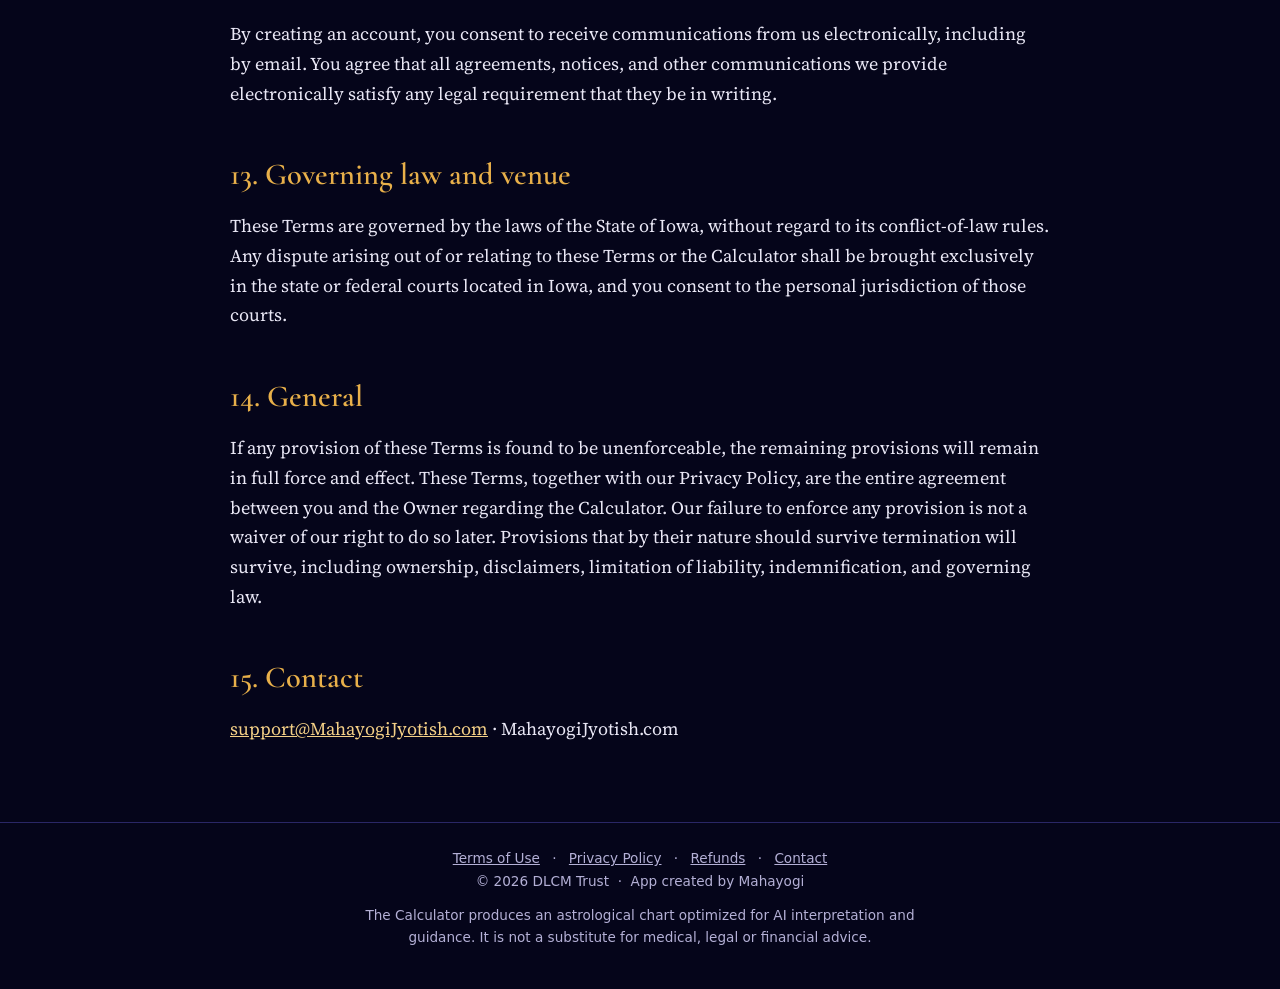
<file: terms.html>
<!doctype html>
<html lang="en">
<head>
<meta charset="utf-8">
<meta name="viewport" content="width=device-width, initial-scale=1">
<title>Terms of Use — Mahayogi Ankha Jyotish Calculator</title>
<meta name="description" content="Terms of Use for the Mahayogi Ankha Jyotish Calculator.">
<meta name="keywords" content="Jyotish, Vedic astrology, Prashna, horary astrology, Vedic number astrology, numerical astrology, numerology, Vedic numerology, Ank Jyotish, Ankha Jyotish, question chart, Parashari, Parashara, online astrology reading, ask a question, yes or no answer, spiritual guidance, love and relationship reading, career reading, money and finance reading, decision guidance, alternative to a psychic reading">
<meta property="og:title" content="Terms of Use — Mahayogi Ankha Jyotish Calculator">
<meta property="og:description" content="Terms of Use for the Mahayogi Ankha Jyotish Calculator.">
<meta property="og:image" content="https://mahayogijyotish.com/images/logo.jpg">
<link rel="icon" href="images/icon.png">
<link rel="preconnect" href="https://fonts.googleapis.com">
<link rel="preconnect" href="https://fonts.gstatic.com" crossorigin>
<link href="https://fonts.googleapis.com/css2?family=Cormorant+Garamond:wght@500;600&family=Source+Serif+4:ital,wght@0,400;0,600;1,400&display=swap" rel="stylesheet">
<link rel="stylesheet" href="style.css?v=2">
</head>
<body>
<header class="site"><div class="wrap">
<a class="brand" href="index.html"><img src="images/icon.png" alt=""><span>Mahayogi Ankha Jyotish</span></a>
<nav><a href="index.html">Home</a><a href="what-is-ankha-jyotish.html">What is it?</a><a href="pricing.html">Pricing</a><a href="faq.html">FAQ</a><a href="about.html">About</a><a href="contact.html">Contact</a><a class="nav-cta" href="https://app.mahayogijyotish.com/?from=website" target="_blank" rel="noopener">Ask your first question free</a></nav>
</div></header>
<main><div class="wrap">
<h1>Mahayogi Ankha Jyotish Calculator Terms of Use</h1>
<div class="divider title" aria-hidden="true"><svg viewBox="0 0 320 40">
<line x1="10" y1="26" x2="122" y2="26" stroke="currentColor" stroke-width="1"/>
<line x1="198" y1="26" x2="310" y2="26" stroke="currentColor" stroke-width="1"/>
<circle cx="8" cy="26" r="2" fill="currentColor"/><circle cx="312" cy="26" r="2" fill="currentColor"/>
<path d="M160 6 C150 16 150 26 160 32 C170 26 170 16 160 6Z" fill="none" stroke="currentColor" stroke-width="1.3"/>
<path d="M160 32 C148 30 138 22 134 12 C146 14 156 22 160 32Z" fill="none" stroke="currentColor" stroke-width="1.3"/>
<path d="M160 32 C172 30 182 22 186 12 C174 14 164 22 160 32Z" fill="none" stroke="currentColor" stroke-width="1.3"/>
<path d="M160 32 C150 34 136 32 126 26 C140 24 152 27 160 32Z" fill="none" stroke="currentColor" stroke-width="1.1"/>
<path d="M160 32 C170 34 184 32 194 26 C180 24 168 27 160 32Z" fill="none" stroke="currentColor" stroke-width="1.1"/>
</svg></div>
<p>Last updated November 4, 2026</p>
<h2>1. Agreement and what the Calculator is</h2>
<p>These Terms of Use ("Terms") are a binding agreement between you and the DIVINE LIGHT CHRISTIAN MINISTRIES TRUST (the "Owner," "we," "us," or "our"). By accessing or using the <strong>Mahayogi Ankha Jyotish Calculator</strong> (the "Calculator"), you agree to be bound by these Terms. If you do not agree, do not use the Calculator. You must be at least 18 years old to use the Calculator. Subject to these Terms, the Owner grants you a limited, non-exclusive, non-transferable, revocable license to access and use the Calculator, including for readings you give to others, whether paid or free. The Calculator is licensed, not sold; you acquire no ownership of the Calculator or any copy of it.</p>
<p>The Calculator casts a Mahayogi Ankha Jyotish chart for your life question, built on the foundation of classical Prashna, and prepares it for use with an AI assistant. You may use the AI link provided in the Calculator or an AI assistant of your own choice. <strong>Interpretations are written by that AI, not by the Calculator, the Owner, or any person.</strong></p>
<p><strong>For entertainment and research purposes only.</strong> The Calculator is experimental in nature and is offered as an aid to self-discovery and personal insight. It does not provide or replace medical, legal, financial, psychological or other professional advice. Please consult an appropriate licensed professional for important matters. You are solely responsible for any decisions you make based on the Calculator, its charts, or any interpretation.</p>
<h2>2. Purchases</h2>
<ul>
<li><strong>What you are buying:</strong> a license to use the Calculator, granted by the Owner as described in Section 1. The Calculator itself is not sold. Your purchase is processed by Link, as described below.</li>
<li><strong>Payments:</strong> payments are processed through Stripe's Managed Payments service. Your purchase will show as "Sold through Link," your card statement will read LINK.COM* MAHAYOGI ANK (short for Mahayogi Ankha Jyotish), and your receipt will come from Link. Link handles payment, sales tax and payment-related support under its own terms (link.com/terms). Your card details never reach us. We remain responsible for the Calculator itself. For questions about using the Calculator, contact support@MahayogiJyotish.com.</li>
<li><strong>Free first question:</strong> one free question per email address.</li>
<li><strong>Single question:</strong> $5. No time limit while the Calculator is in service.</li>
<li><strong>5-question pack:</strong> $12, a one-time purchase. No time limit while the Calculator is in service.</li>
<li><strong>Monthly plan:</strong> $19 per month for up to 20 questions, renewing automatically until you cancel. Unused monthly questions expire at the end of each month. Monthly subscribers may save their charts to their own device for future reference.</li>
<li><strong>Subscriber add-ons:</strong> while a monthly plan is active, subscribers may buy extra single questions for $2.50 and five-packs for $6. Each add-on expires 30 days after purchase, cannot be given as a gift, and is not refundable, except where the law requires.</li>
<li><strong>Sales tax:</strong> added at checkout where the law requires it.</li>
<li><strong>Cancelling:</strong> you may cancel the monthly plan at any time from your account. Access continues to the end of the month already paid.</li>
<li><strong>Refunds:</strong> you may request a refund within 14 days of purchase. Questions already used are counted at the single-question price of $5 each, and that amount is subtracted from what you paid; the remainder is refunded. Example: a $12 five-pack with 2 questions used is refunded $2 ($12 &minus; $10). If the used questions at $5 each equal or exceed the amount paid, no refund is due. This rule applies to every purchase except subscriber add-ons, the monthly plan included; refunding a monthly payment ends the plan. No refunds are given after 14 days. Questions already used are not otherwise refundable, except where the law requires. You may request a refund through the Refund button in your account or through Link. If Link's refund policy gives you more than ours, Link's policy applies.</li>
<li><strong>Gifts:</strong> you may buy single questions and five-packs as a gift for another person at the regular prices. Gift questions have no time limit while the Calculator is in service. Gifts are emailed to the buyer, who passes them on. A gift is complete once someone opens it and signs in to collect it: the questions then belong to that person's account and cannot be refunded. Until then, the buyer may cancel the gift within 14 days of purchase for a full refund.</li>
<li><strong>Price changes:</strong> prices may change with 30 days' notice to subscribers.</li>
<li><strong>Existing purchases:</strong> each purchase is governed by the prices and refund rule in effect at the time of that purchase. Later changes to these Terms do not apply to purchases already made.</li>
</ul>
<h2>3. Your account and acceptable use</h2>
<ul>
<li><strong>Personal account:</strong> your account is for your use only. Do not share your sign-in with others.</li>
<li><strong>Account security:</strong> you are responsible for keeping your sign-in links private and for all activity under your account. Notify us promptly at <a href="mailto:support@MahayogiJyotish.com">support@MahayogiJyotish.com</a> of any unauthorized use.</li>
<li><strong>Acceptable use:</strong> you agree not to (a) use the Calculator for any unlawful purpose; (b) attempt to gain unauthorized access to, interfere with, or disrupt the Calculator or its systems; (c) use any robot, scraper, or other automated means to access the Calculator; or (d) copy, resell, reverse engineer, or attempt to reproduce the Calculator or its methods, by hand, by software, or with the help of any AI.</li>
<li><strong>Intellectual property:</strong> the Calculator, including its software, methods, text, design, and logos, is owned by the Owner and protected by copyright and other laws. Except for the limited right to use the Calculator under these Terms, no rights are granted to you.</li>
<li><strong>Your charts and readings are yours:</strong> you may keep and share your charts, readings, and experiences however you like. We welcome it.</li>
</ul>
<h2>4. Disclaimer of warranties</h2>
<p>THE CALCULATOR IS PROVIDED "AS IS" AND "AS AVAILABLE," WITHOUT WARRANTIES OF ANY KIND, EXPRESS OR IMPLIED, INCLUDING ANY IMPLIED WARRANTIES OF MERCHANTABILITY, FITNESS FOR A PARTICULAR PURPOSE, AND NON-INFRINGEMENT. WE DO NOT WARRANT THAT THE CALCULATOR WILL BE UNINTERRUPTED OR ERROR-FREE, OR THAT ANY CHART, INTERPRETATION, OR OUTCOME WILL BE ACCURATE. Interpretations come from a third-party AI service that you choose and that we do not control; your use of that service is governed by its own terms.</p>
<h2>5. Limitation of liability</h2>
<p>TO THE FULLEST EXTENT PERMITTED BY LAW, THE OWNER, ITS TRUSTEE, AND ITS PARTNERS WILL NOT BE LIABLE FOR ANY INDIRECT, INCIDENTAL, SPECIAL, CONSEQUENTIAL, OR PUNITIVE DAMAGES, OR ANY LOSS OF PROFITS, DATA, OR GOODWILL, ARISING OUT OF OR RELATED TO YOUR USE OF THE CALCULATOR OR ANY DECISIONS YOU MAKE. OUR TOTAL LIABILITY FOR ANY CLAIM WILL NOT EXCEED THE AMOUNT YOU PAID US FOR THE CALCULATOR IN THE 30 DAYS BEFORE THE CLAIM AROSE.</p>
<h2>6. Events beyond our control</h2>
<p>We will not be liable for any delay, interruption, or failure to provide the Calculator caused by events beyond our reasonable control, including acts of God, natural disasters, fire, flood, earthquake, power, internet, or hosting failures, failures of third-party services we rely on (such as Stripe, Link, our hosting provider, or your AI service), acts of government, war, terrorism, or other unforeseen circumstances. We may also suspend the Calculator for maintenance.</p>
<h2>7. Indemnification</h2>
<p>You agree to indemnify and hold harmless the Owner, its trustee, and its partners from any claims, losses, liabilities, and expenses, including reasonable attorneys' fees, arising out of your misuse of the Calculator or your violation of these Terms.</p>
<h2>8. Privacy</h2>
<p>Our <a href="privacy.html">Privacy Policy</a> explains what information we collect and how we use it, and is part of these Terms.</p>
<h2>9. Termination</h2>
<ul>
<li><strong>Ending access:</strong> we may suspend or terminate your account immediately, without prior notice, if you misuse the Calculator, violate these Terms, or fail to pay. Any unused paid questions will be handled according to the refund rule in effect at the time of purchase.</li>
<li><strong>If the service shuts down:</strong> the Owner gives 30 days' notice and stops new purchases and renewals at that time. You may use your remaining questions until the closing date; questions cannot be used after it. The normal refund rule above still applies. Free questions have no cash value and end at closing.</li>
</ul>
<h2>10. Assignment</h2>
<p>We may assign or transfer these Terms and your account, including in connection with a sale of the Calculator. If that happens, you will be notified and may cancel if you do not wish to continue. You may not assign or transfer these Terms without our written consent.</p>
<h2>11. Changes to these Terms</h2>
<p>We reserve the right to modify these Terms at any time. When we do, we will post the revised Terms on this page and update the "Last updated" date above. If we make material changes, we will notify you by email or through the Calculator. Changes take effect when posted. Your continued use of the Calculator after any changes are posted constitutes your acceptance of the revised Terms. If you do not agree to the revised Terms, you must stop using the Calculator.</p>
<h2>12. Electronic communications</h2>
<p>By creating an account, you consent to receive communications from us electronically, including by email. You agree that all agreements, notices, and other communications we provide electronically satisfy any legal requirement that they be in writing.</p>
<h2>13. Governing law and venue</h2>
<p>These Terms are governed by the laws of the State of Iowa, without regard to its conflict-of-law rules. Any dispute arising out of or relating to these Terms or the Calculator shall be brought exclusively in the state or federal courts located in Iowa, and you consent to the personal jurisdiction of those courts.</p>
<h2>14. General</h2>
<p>If any provision of these Terms is found to be unenforceable, the remaining provisions will remain in full force and effect. These Terms, together with our Privacy Policy, are the entire agreement between you and the Owner regarding the Calculator. Our failure to enforce any provision is not a waiver of our right to do so later. Provisions that by their nature should survive termination will survive, including ownership, disclaimers, limitation of liability, indemnification, and governing law.</p>
<h2>15. Contact</h2>
<p><a href="mailto:support@MahayogiJyotish.com">support@MahayogiJyotish.com</a> · MahayogiJyotish.com</p>
</div></main>
<footer class="site"><div class="wrap">
<a href="terms.html">Terms of Use</a> · <a href="privacy.html">Privacy Policy</a> · <a href="pricing.html#refunds">Refunds</a> · <a href="contact.html">Contact</a>
<div>© 2026 DLCM Trust &nbsp;·&nbsp; App created by Mahayogi</div>
<div class="disc">The Calculator produces an astrological chart optimized for AI interpretation and guidance. It is not a substitute for medical, legal or financial advice.</div>
</div></footer>
<!-- Cloudflare Web Analytics --><script type='module' src='https://static.cloudflareinsights.com/beacon.min.js' data-cf-beacon='{"token": "ec4e021a0e4c4a4e9ea9e1405a6c36b1"}'></script><!-- End Cloudflare Web Analytics -->
</body>
</html>
</file>
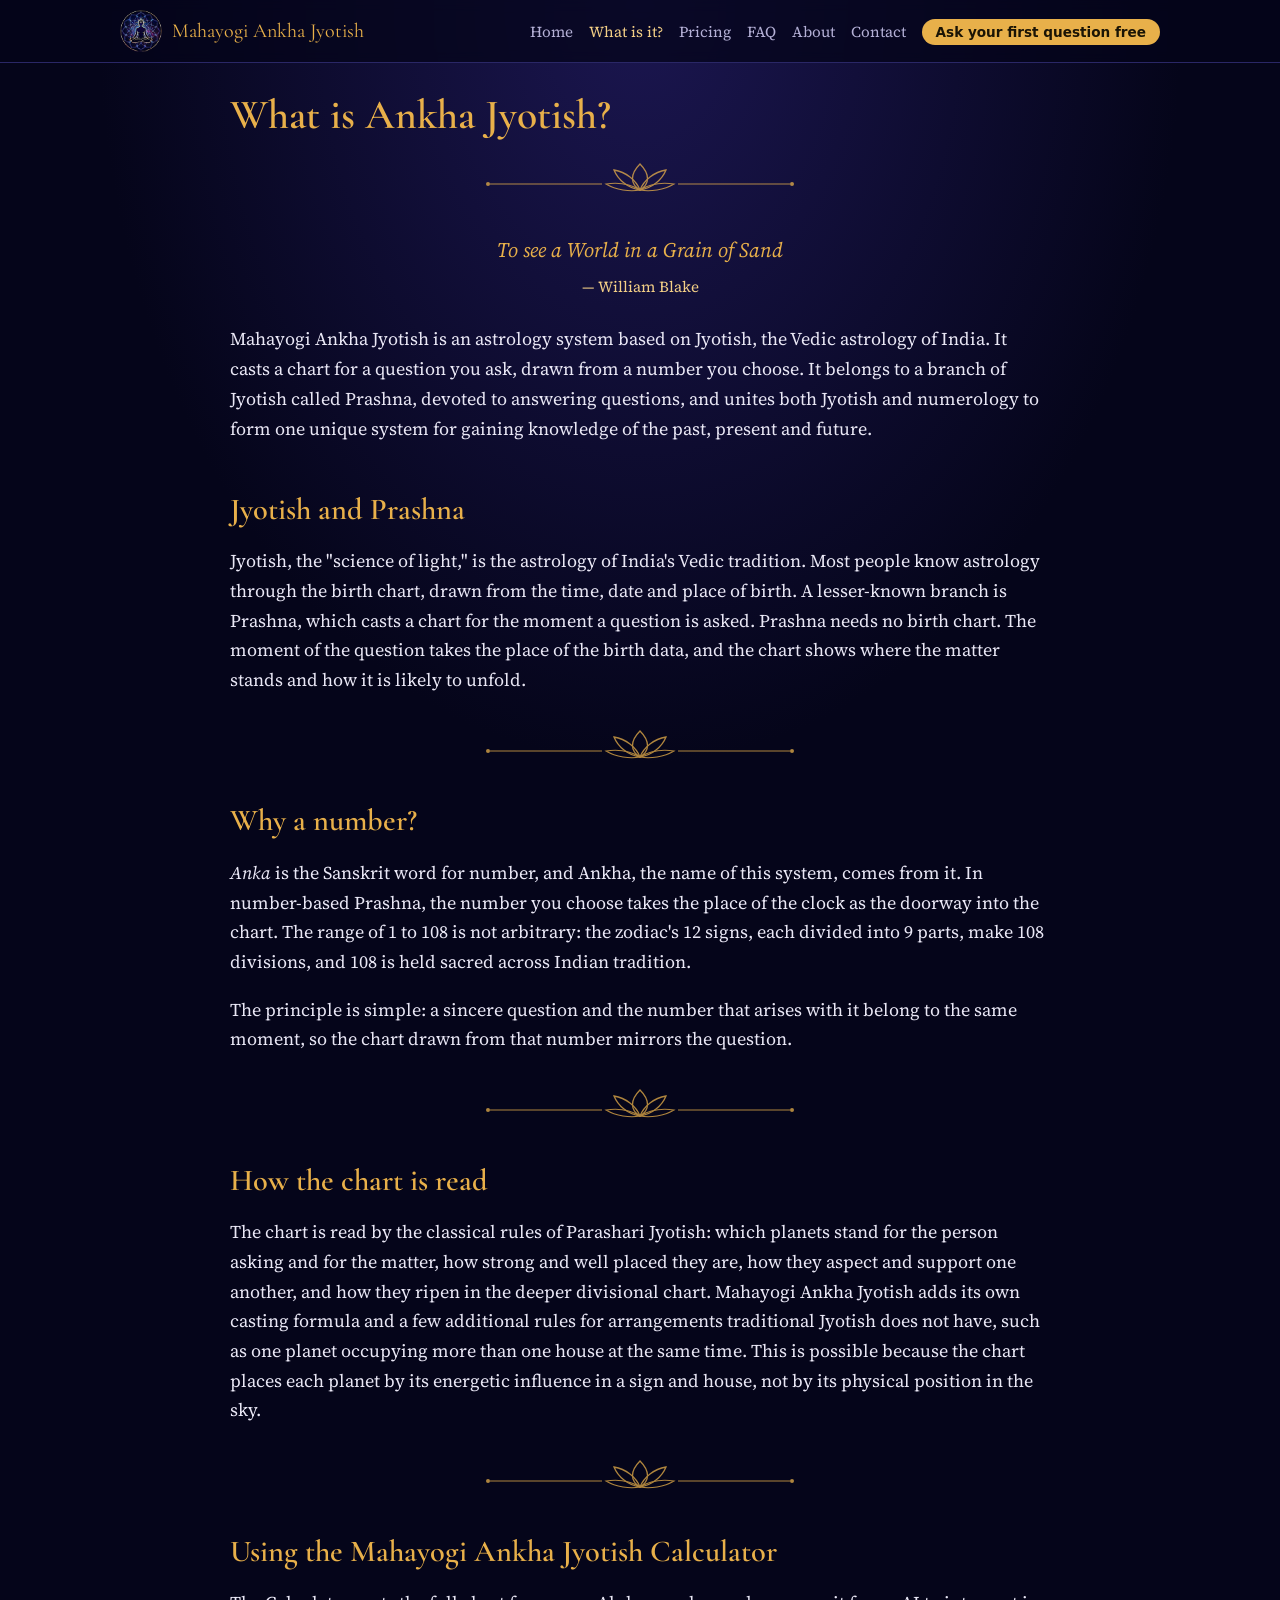
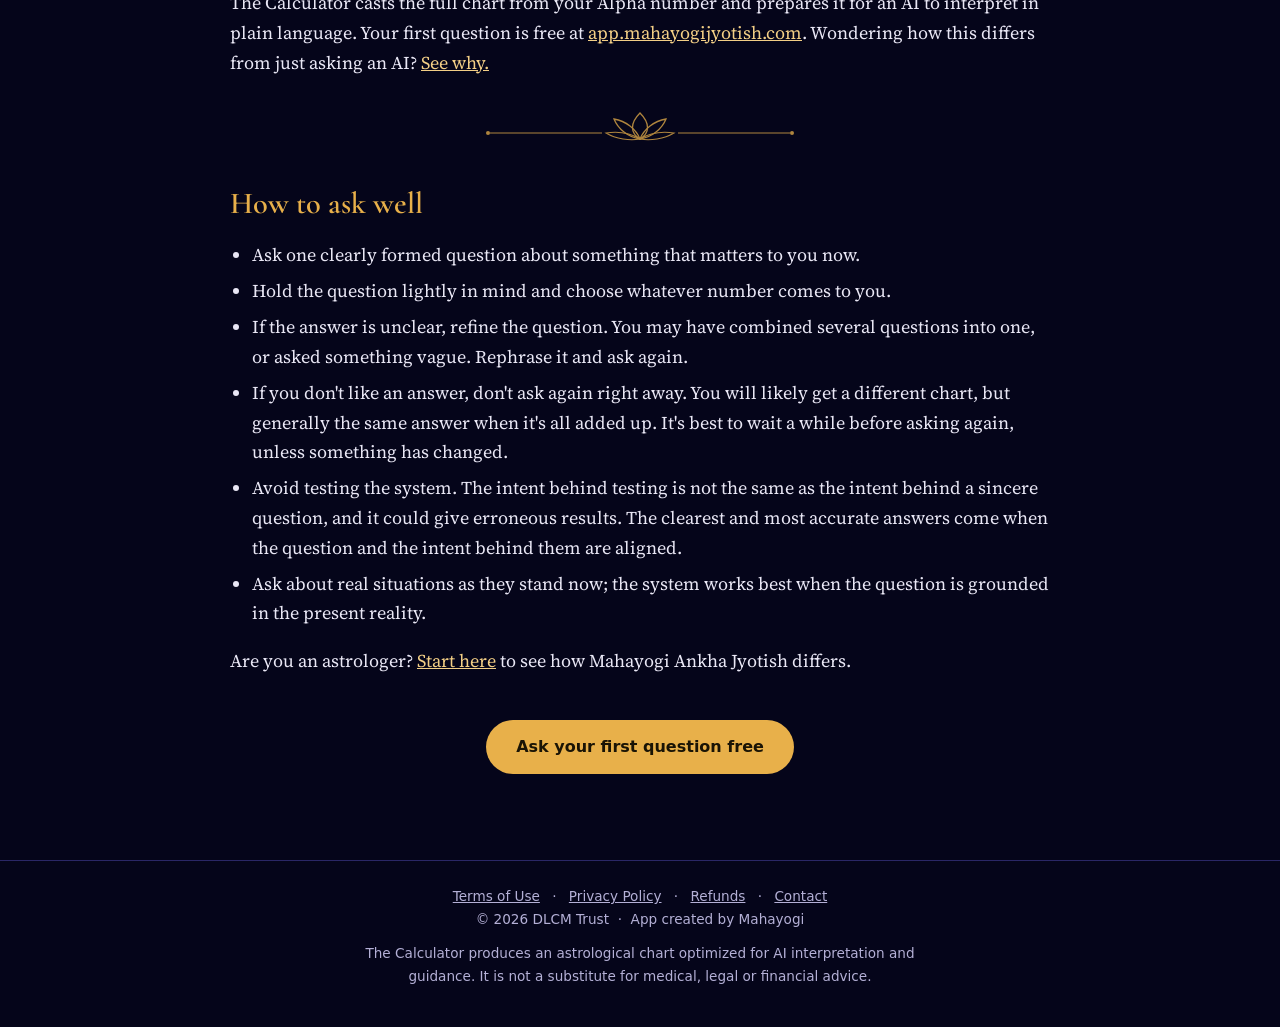
<file: what-is-ankha-jyotish.html>
<!doctype html>
<html lang="en">
<head>
<meta charset="utf-8">
<meta name="viewport" content="width=device-width, initial-scale=1">
<title>Mahayogi Ankha Jyotish, a Number-Based Form of Vedic Prashna/Horary Astrology</title>
<meta name="description" content="How Ankha Jyotish draws a Vedic question chart from a chosen number, and how it is read.">
<meta name="keywords" content="Jyotish, Vedic astrology, Prashna, horary astrology, Vedic number astrology, numerical astrology, numerology, Vedic numerology, Ank Jyotish, Ankha Jyotish, question chart, Parashari, Parashara, online astrology reading, ask a question, yes or no answer, spiritual guidance, love and relationship reading, career reading, money and finance reading, decision guidance, alternative to a psychic reading">
<meta property="og:title" content="Mahayogi Ankha Jyotish, a Number-Based Form of Vedic Prashna/Horary Astrology">
<meta property="og:description" content="How Ankha Jyotish draws a Vedic question chart from a chosen number, and how it is read.">
<meta property="og:image" content="https://mahayogijyotish.com/images/logo.jpg">
<link rel="icon" href="images/icon.png">
<link rel="preconnect" href="https://fonts.googleapis.com">
<link rel="preconnect" href="https://fonts.gstatic.com" crossorigin>
<link href="https://fonts.googleapis.com/css2?family=Cormorant+Garamond:wght@500;600&family=Source+Serif+4:ital,wght@0,400;0,600;1,400&display=swap" rel="stylesheet">
<link rel="stylesheet" href="style.css?v=2">
</head>
<body>
<header class="site"><div class="wrap">
<a class="brand" href="index.html"><img src="images/icon.png" alt=""><span>Mahayogi Ankha Jyotish</span></a>
<nav><a href="index.html">Home</a><a href="what-is-ankha-jyotish.html" class=on>What is it?</a><a href="pricing.html">Pricing</a><a href="faq.html">FAQ</a><a href="about.html">About</a><a href="contact.html">Contact</a><a class="nav-cta" href="https://app.mahayogijyotish.com/?from=website" target="_blank" rel="noopener">Ask your first question free</a></nav>
</div></header>
<main><div class="wrap">

<h1>What is Ankha Jyotish?</h1>
<div class="divider title" aria-hidden="true"><svg viewBox="0 0 320 40">
<line x1="10" y1="26" x2="122" y2="26" stroke="currentColor" stroke-width="1"/>
<line x1="198" y1="26" x2="310" y2="26" stroke="currentColor" stroke-width="1"/>
<circle cx="8" cy="26" r="2" fill="currentColor"/><circle cx="312" cy="26" r="2" fill="currentColor"/>
<path d="M160 6 C150 16 150 26 160 32 C170 26 170 16 160 6Z" fill="none" stroke="currentColor" stroke-width="1.3"/>
<path d="M160 32 C148 30 138 22 134 12 C146 14 156 22 160 32Z" fill="none" stroke="currentColor" stroke-width="1.3"/>
<path d="M160 32 C172 30 182 22 186 12 C174 14 164 22 160 32Z" fill="none" stroke="currentColor" stroke-width="1.3"/>
<path d="M160 32 C150 34 136 32 126 26 C140 24 152 27 160 32Z" fill="none" stroke="currentColor" stroke-width="1.1"/>
<path d="M160 32 C170 34 184 32 194 26 C180 24 168 27 160 32Z" fill="none" stroke="currentColor" stroke-width="1.1"/>
</svg></div>
<div style="text-align:center;margin:1.6em auto 1.4em;max-width:30em;"><p style="font-style:italic;color:#e8b04a;font-size:1.15em;line-height:1.5;margin:0;">To see a World in a Grain of Sand</p><p style="font-size:.85em;color:var(--gold-soft,#f3cf86);margin:.5em 0 0;">— William Blake</p></div>
<p>Mahayogi Ankha Jyotish is an astrology system based on Jyotish, the Vedic astrology of India. It casts a chart for a question you ask, drawn from a number you choose. It belongs to a branch of Jyotish called Prashna, devoted to answering questions, and unites both Jyotish and numerology to form one unique system for gaining knowledge of the past, present and future.</p>

<h2>Jyotish and Prashna</h2>
<p>Jyotish, the "science of light," is the astrology of India's Vedic tradition. Most people know astrology through the birth chart, drawn from the time, date and place of birth. A lesser-known branch is Prashna, which casts a chart for the moment a question is asked. Prashna needs no birth chart. The moment of the question takes the place of the birth data, and the chart shows where the matter stands and how it is likely to unfold.</p>

<div class="divider" aria-hidden="true"><svg viewBox="0 0 320 40">
<line x1="10" y1="26" x2="122" y2="26" stroke="currentColor" stroke-width="1"/>
<line x1="198" y1="26" x2="310" y2="26" stroke="currentColor" stroke-width="1"/>
<circle cx="8" cy="26" r="2" fill="currentColor"/><circle cx="312" cy="26" r="2" fill="currentColor"/>
<path d="M160 6 C150 16 150 26 160 32 C170 26 170 16 160 6Z" fill="none" stroke="currentColor" stroke-width="1.3"/>
<path d="M160 32 C148 30 138 22 134 12 C146 14 156 22 160 32Z" fill="none" stroke="currentColor" stroke-width="1.3"/>
<path d="M160 32 C172 30 182 22 186 12 C174 14 164 22 160 32Z" fill="none" stroke="currentColor" stroke-width="1.3"/>
<path d="M160 32 C150 34 136 32 126 26 C140 24 152 27 160 32Z" fill="none" stroke="currentColor" stroke-width="1.1"/>
<path d="M160 32 C170 34 184 32 194 26 C180 24 168 27 160 32Z" fill="none" stroke="currentColor" stroke-width="1.1"/>
</svg></div>
<h2>Why a number?</h2>
<p><em>Anka</em> is the Sanskrit word for number, and Ankha, the name of this system, comes from it. In number-based Prashna, the number you choose takes the place of the clock as the doorway into the chart. The range of 1 to 108 is not arbitrary: the zodiac's 12 signs, each divided into 9 parts, make 108 divisions, and 108 is held sacred across Indian tradition.</p>
<p>The principle is simple: a sincere question and the number that arises with it belong to the same moment, so the chart drawn from that number mirrors the question.</p>

<div class="divider" aria-hidden="true"><svg viewBox="0 0 320 40">
<line x1="10" y1="26" x2="122" y2="26" stroke="currentColor" stroke-width="1"/>
<line x1="198" y1="26" x2="310" y2="26" stroke="currentColor" stroke-width="1"/>
<circle cx="8" cy="26" r="2" fill="currentColor"/><circle cx="312" cy="26" r="2" fill="currentColor"/>
<path d="M160 6 C150 16 150 26 160 32 C170 26 170 16 160 6Z" fill="none" stroke="currentColor" stroke-width="1.3"/>
<path d="M160 32 C148 30 138 22 134 12 C146 14 156 22 160 32Z" fill="none" stroke="currentColor" stroke-width="1.3"/>
<path d="M160 32 C172 30 182 22 186 12 C174 14 164 22 160 32Z" fill="none" stroke="currentColor" stroke-width="1.3"/>
<path d="M160 32 C150 34 136 32 126 26 C140 24 152 27 160 32Z" fill="none" stroke="currentColor" stroke-width="1.1"/>
<path d="M160 32 C170 34 184 32 194 26 C180 24 168 27 160 32Z" fill="none" stroke="currentColor" stroke-width="1.1"/>
</svg></div>
<h2>How the chart is read</h2>
<p>The chart is read by the classical rules of Parashari Jyotish: which planets stand for the person asking and for the matter, how strong and well placed they are, how they aspect and support one another, and how they ripen in the deeper divisional chart. Mahayogi Ankha Jyotish adds its own casting formula and a few additional rules for arrangements traditional Jyotish does not have, such as one planet occupying more than one house at the same time. This is possible because the chart places each planet by its energetic influence in a sign and house, not by its physical position in the sky.</p>

<div class="divider" aria-hidden="true"><svg viewBox="0 0 320 40">
<line x1="10" y1="26" x2="122" y2="26" stroke="currentColor" stroke-width="1"/>
<line x1="198" y1="26" x2="310" y2="26" stroke="currentColor" stroke-width="1"/>
<circle cx="8" cy="26" r="2" fill="currentColor"/><circle cx="312" cy="26" r="2" fill="currentColor"/>
<path d="M160 6 C150 16 150 26 160 32 C170 26 170 16 160 6Z" fill="none" stroke="currentColor" stroke-width="1.3"/>
<path d="M160 32 C148 30 138 22 134 12 C146 14 156 22 160 32Z" fill="none" stroke="currentColor" stroke-width="1.3"/>
<path d="M160 32 C172 30 182 22 186 12 C174 14 164 22 160 32Z" fill="none" stroke="currentColor" stroke-width="1.3"/>
<path d="M160 32 C150 34 136 32 126 26 C140 24 152 27 160 32Z" fill="none" stroke="currentColor" stroke-width="1.1"/>
<path d="M160 32 C170 34 184 32 194 26 C180 24 168 27 160 32Z" fill="none" stroke="currentColor" stroke-width="1.1"/>
</svg></div>
<h2>Using the Mahayogi Ankha Jyotish Calculator</h2>
<p>The Calculator casts the full chart from your Alpha number and prepares it for an AI to interpret in plain language. Your first question is free at <a href="https://app.mahayogijyotish.com/?from=website" target="_blank" rel="noopener">app.mahayogijyotish.com</a>. Wondering how this differs from just asking an AI? <a href="index.html#why-not-ai">See why.</a></p>

<div class="divider" aria-hidden="true"><svg viewBox="0 0 320 40">
<line x1="10" y1="26" x2="122" y2="26" stroke="currentColor" stroke-width="1"/>
<line x1="198" y1="26" x2="310" y2="26" stroke="currentColor" stroke-width="1"/>
<circle cx="8" cy="26" r="2" fill="currentColor"/><circle cx="312" cy="26" r="2" fill="currentColor"/>
<path d="M160 6 C150 16 150 26 160 32 C170 26 170 16 160 6Z" fill="none" stroke="currentColor" stroke-width="1.3"/>
<path d="M160 32 C148 30 138 22 134 12 C146 14 156 22 160 32Z" fill="none" stroke="currentColor" stroke-width="1.3"/>
<path d="M160 32 C172 30 182 22 186 12 C174 14 164 22 160 32Z" fill="none" stroke="currentColor" stroke-width="1.3"/>
<path d="M160 32 C150 34 136 32 126 26 C140 24 152 27 160 32Z" fill="none" stroke="currentColor" stroke-width="1.1"/>
<path d="M160 32 C170 34 184 32 194 26 C180 24 168 27 160 32Z" fill="none" stroke="currentColor" stroke-width="1.1"/>
</svg></div>
<h2 id="how-to-ask-well">How to ask well</h2>
<ul>
<li>Ask one clearly formed question about something that matters to you now.</li>
<li>Hold the question lightly in mind and choose whatever number comes to you.</li>
<li>If the answer is unclear, refine the question. You may have combined several questions into one, or asked something vague. Rephrase it and ask again.</li>
<li>If you don't like an answer, don't ask again right away. You will likely get a different chart, but generally the same answer when it's all added up. It's best to wait a while before asking again, unless something has changed.</li>
<li>Avoid testing the system. The intent behind testing is not the same as the intent behind a sincere question, and it could give erroneous results. The clearest and most accurate answers come when the question and the intent behind them are aligned.</li>
<li>Ask about real situations as they stand now; the system works best when the question is grounded in the present reality.</li>
</ul>
<p>Are you an astrologer? <a href="astrologers.html">Start here</a> to see how Mahayogi Ankha Jyotish differs.</p>
<p style="text-align:center"><a class="btn" href="https://app.mahayogijyotish.com/?from=website" target="_blank" rel="noopener">Ask your first question free</a></p>

</div></main>
<footer class="site"><div class="wrap">
<a href="terms.html">Terms of Use</a> · <a href="privacy.html">Privacy Policy</a> · <a href="pricing.html#refunds">Refunds</a> · <a href="contact.html">Contact</a>
<div>© 2026 DLCM Trust &nbsp;·&nbsp; App created by Mahayogi</div>
<div class="disc">The Calculator produces an astrological chart optimized for AI interpretation and guidance. It is not a substitute for medical, legal or financial advice.</div>
</div></footer>
<!-- Cloudflare Web Analytics --><script type='module' src='https://static.cloudflareinsights.com/beacon.min.js' data-cf-beacon='{"token": "ec4e021a0e4c4a4e9ea9e1405a6c36b1"}'></script><!-- End Cloudflare Web Analytics -->
</body>
</html>
</file>
<file: style.css>
:root{
  --night:#05051a; --deep:#0c0b2e; --panel:#141240; --line:#2a2766;
  --gold:#e8b04a; --gold-soft:#f3cf86; --text:#e9e7f5; --muted:#b4b0d6; --cyan:#7fd6e8;
}
*{box-sizing:border-box}
html{scroll-behavior:smooth;background:var(--night)}
body{margin:0;background:radial-gradient(ellipse at top,#1b1650 0%,var(--night) 60%) fixed;color:var(--text);
  font:18px/1.65 "Source Serif 4",Georgia,serif}
a{color:var(--gold-soft)}
a:hover{color:#fff}
h1,h2,h3{font-family:"Cormorant Garamond",Georgia,serif;color:var(--gold);line-height:1.2;font-weight:600}
h1{font-size:2.6rem;margin:.2em 0 .4em}
h2{font-size:1.9rem;margin:1.6em 0 .5em}
h3{font-size:1.35rem;margin:1.4em 0 .3em;color:var(--gold-soft)}
.wrap{max-width:860px;margin:0 auto;padding:0 20px}

/* header */
header.site{border-bottom:1px solid var(--line);background:rgba(5,5,26,.75);backdrop-filter:blur(6px);position:sticky;top:0;z-index:10}
header.site .wrap{display:flex;align-items:center;justify-content:space-between;gap:16px;padding-top:10px;padding-bottom:10px;flex-wrap:wrap}
.brand{display:flex;align-items:center;gap:10px;text-decoration:none;color:var(--text)}
.brand img{width:42px;height:42px;border-radius:50%}
.brand span{font-family:"Cormorant Garamond",Georgia,serif;font-size:1.25rem;color:var(--gold)}
nav a{color:var(--muted);text-decoration:none;margin-left:16px;font-size:.95rem;white-space:nowrap}
nav a:hover,nav a.on{color:var(--gold-soft)}

/* hero */
.hero{text-align:center;padding:40px 0 10px}
.hero img{width:min(340px,80vw);border-radius:18px;box-shadow:0 0 60px rgba(127,214,232,.18)}
.hero .tag{font-style:italic;color:var(--muted);font-size:1.15rem;margin:18px auto 0;max-width:640px}
.btn{display:inline-block;margin:26px 0 8px;padding:14px 30px;border-radius:40px;background:var(--gold);color:#1a1405;
  font-weight:600;text-decoration:none;font-family:system-ui,sans-serif;font-size:1rem;border:0;cursor:pointer}
.btn:hover{background:var(--gold-soft);color:#1a1405}
.btn.alt{background:transparent;color:var(--gold-soft);border:1px solid var(--gold);margin:8px 5px;padding:11px 22px}
.btn.alt:hover{background:var(--gold);color:#1a1405}
.buyrow{text-align:center;margin:6px 0 4px}
.buynote{text-align:center;font-size:.92rem;opacity:.8;margin:2px 0 0}
.btn.soon{background:transparent;color:var(--gold-soft);border:1px solid var(--gold);cursor:default}
.free{font-size:1rem;color:var(--muted)}

main{padding:20px 0 60px}
.divider{color:var(--gold);opacity:.75;text-align:center;margin:30px 0}
.divider + h2{margin-top:.4em}
.divider.title{margin:6px 0 26px}
.divider svg{width:min(320px,80%);height:auto}
.card{background:rgba(20,18,64,.6);border:1px solid var(--line);border-radius:14px;padding:22px 26px;margin:22px 0}
blockquote{border-left:3px solid var(--gold);margin:1em 0;padding:.2em 1em;color:var(--gold-soft);font-style:italic}
ul{padding-left:1.2em}
li{margin:.35em 0}

table{width:100%;border-collapse:collapse;margin:16px 0;font-size:1rem}
th,td{text-align:left;padding:12px 10px;border-bottom:1px solid var(--line)}
th{color:var(--gold);font-weight:600;font-family:system-ui,sans-serif;font-size:.85rem;text-transform:uppercase;letter-spacing:.05em}
td.price{color:var(--gold-soft);font-weight:600;white-space:nowrap}

.faq h3{margin-top:1.6em}
.note{font-size:.9rem;color:var(--muted);font-style:italic}

/* form */
form label{display:block;margin:14px 0 4px;font-family:system-ui,sans-serif;font-size:.9rem;color:var(--muted)}
input,textarea{width:100%;padding:12px;border-radius:8px;border:1px solid var(--line);background:var(--deep);color:var(--text);font:inherit;font-size:1rem}
textarea{min-height:150px}
.consent{font-size:.9rem;color:var(--muted);margin-top:12px}
.hp{position:absolute;left:-9999px}
#thanks{display:none;color:var(--gold-soft)}
.answer{display:none}
select{width:100%;padding:12px;border-radius:8px;border:1px solid var(--line);background:var(--deep);color:var(--text);font:inherit;font-size:1rem}
#status{color:var(--gold-soft);font-size:.95rem}
.testimonial{border-left:3px solid var(--cyan);padding:4px 16px;margin:16px 0}
.testimonial cite{display:block;color:var(--muted);font-style:normal;font-size:.9rem;margin-top:6px}

/* launch: menu-bar button + home video */
header.site .wrap{max-width:1080px}
nav a.nav-cta{color:#1a1405;background:var(--gold);padding:5px 14px;border-radius:30px;font-family:system-ui,sans-serif;font-weight:600;font-size:.85rem}
nav a.nav-cta:hover{background:var(--gold-soft);color:#1a1405}
.video{position:relative;width:100%;max-width:720px;aspect-ratio:16/9;margin:28px auto 6px;border-radius:14px;overflow:hidden;border:1px solid var(--line);box-shadow:0 0 50px rgba(127,214,232,.12)}
.video iframe{position:absolute;inset:0;width:100%;height:100%;border:0}
@media (max-width:640px){nav{display:flex;flex-wrap:wrap;justify-content:center;align-items:center;row-gap:6px}}

footer.site{border-top:1px solid var(--line);padding:24px 0 40px;text-align:center;font-family:system-ui,sans-serif;font-size:.85rem;color:var(--muted)}
footer.site a{color:var(--muted);margin:0 8px}
footer.site .disc{max-width:620px;margin:12px auto 0}

@media (max-width:640px){
  body{font-size:17px}
  h1{font-size:2rem}
  header.site{position:static}
  header.site .wrap{justify-content:center}
  nav{text-align:center}
  nav a{margin:0 8px;line-height:2}
  .card{padding:18px}
}
</file>
